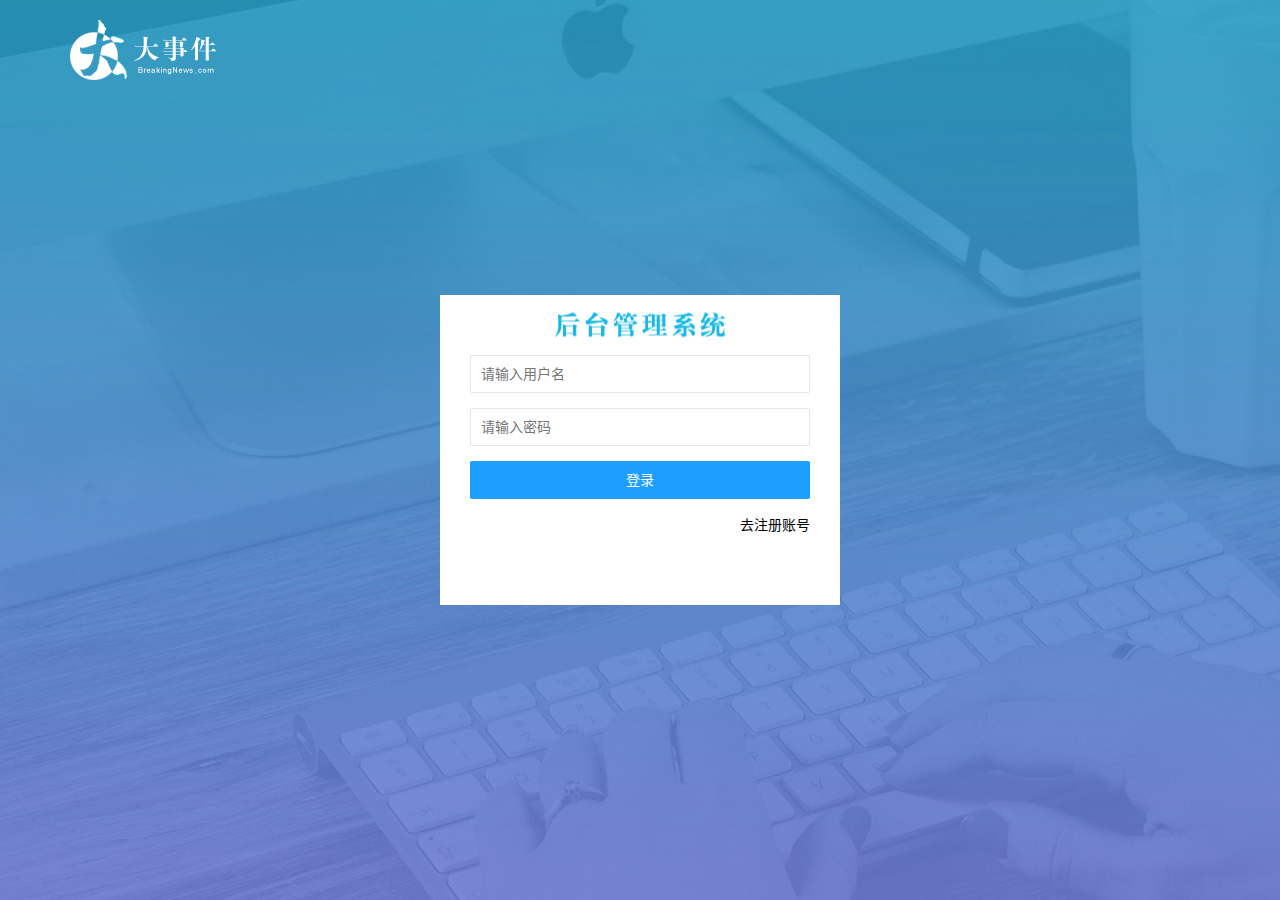
<file: denglu.html>
<!DOCTYPE html>
<html lang="zh-CN">

<head>
    <meta charset="UTF-8">
    <meta name="viewport" content="width=device-width, initial-scale=1.0">
    <title>Document</title>
    <link rel="stylesheet" href="/assets/lib/layui/css/layui.css">
    <link rel="stylesheet" href="/assets/css/denglu.css">
    <style>
    </style>
</head>

<body>
    <div class="box">
        <div class="logo layui-main">
            <img src="/assets/images/logo.png" alt="">
        </div>
        <div class="zhong">
            <div class="shang">
                <img src="/assets/images/login_title.png" alt="">
            </div>
            <form class="layui-form layui-form2" id="dl" action="">
                <div class="layui-form-item">
                    <input type="text" name="username" required lay-verify="required" placeholder="请输入用户名"
                        autocomplete="off" class="layui-input">
                </div>
                <div class="layui-form-item">
                    <input type="password" name="password" required lay-verify="required" placeholder="请输入密码"
                        autocomplete="off" class="layui-input">
                </div>
                <div class="layui-form-item ">
                    <button class="layui-btn layui-bg-blue layui-btn-fluid" lay-submit lay-filter="formDemo"
                        id="form-dl">登录</button>
                </div>
            </form>
            <form class="layui-form layui-form1" id="fzca" action="" style="display: none;">
                <div class="layui-form-item">
                    <input type="text" name="username" required lay-verify="required" placeholder="请输入用户名"
                        autocomplete="off" class="layui-input">
                </div>
                <div class="layui-form-item">
                    <input type="password" name="password" required lay-verify="required|pass" placeholder="请输入密码"
                        autocomplete="off" class="layui-input one">
                </div>
                <div class="layui-form-item">
                    <input type="password" name="repassword" required lay-verify="required|pass|yanzheng"
                        placeholder="请确认密码" autocomplete="off" class="layui-input">
                </div>
                <div class="layui-form-item ">
                    <button class="layui-btn layui-bg-blue layui-btn-fluid" lay-submit lay-filter="formDemo">注册</button>
                </div>
            </form>
            <p class="btn1">去注册账号</p>
            <p class="btn2" style="display: none;" id="link-login">去登录账号</p>
        </div>
    </div>
    <script src="/assets/lib/layui/layui.all.js"></script>
    <script src="/assets/lib/jquery.js"></script>
    <script src="/assets/js/baseAPI.js"></script>
    <script src="/assets/js/denglu.js"></script>
</body>

</html>
</file>
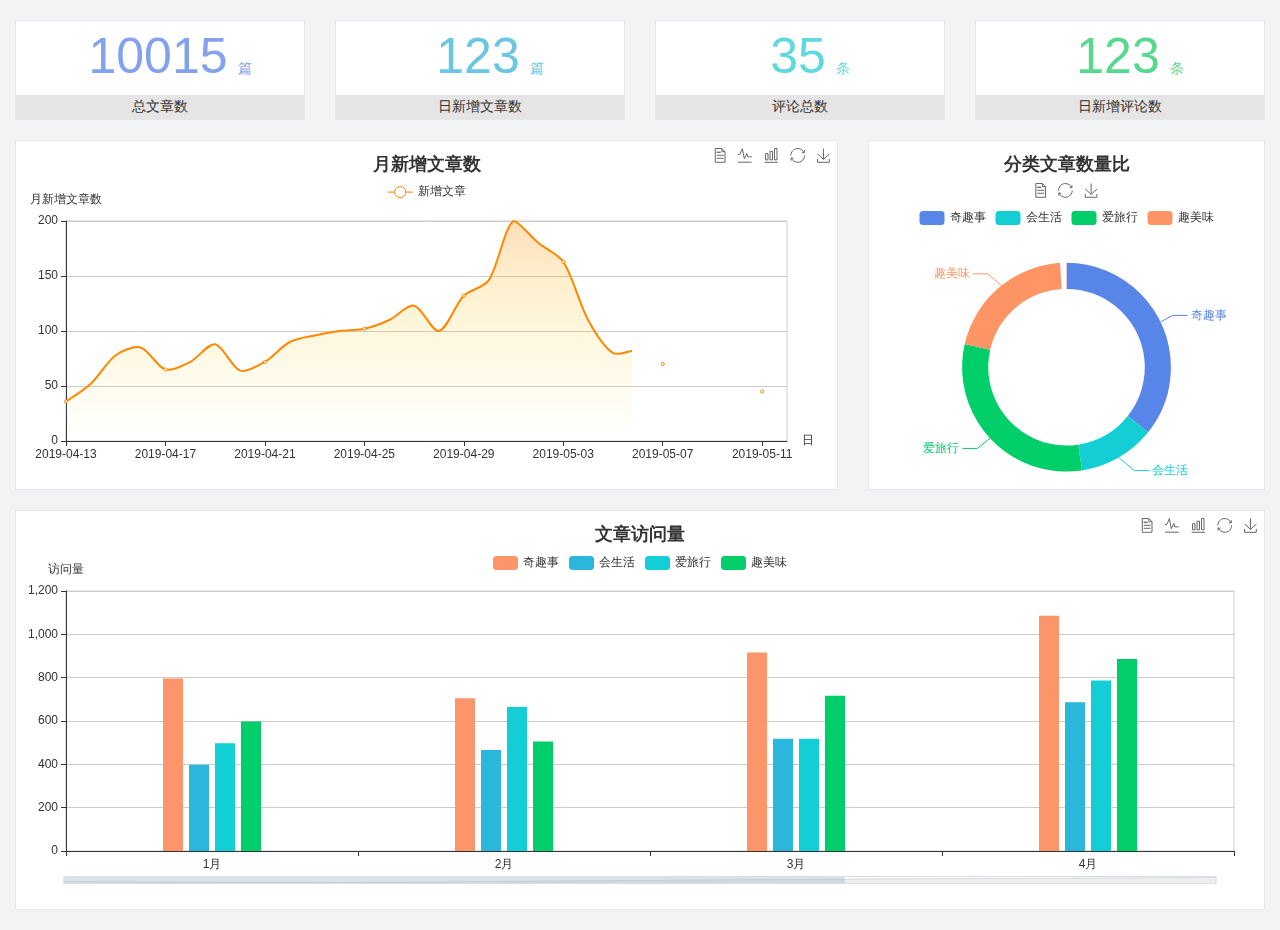
<file: home/dashboard.html>
<!DOCTYPE html>
<html lang="en">

<head>
  <meta charset="UTF-8">
  <meta name="viewport" content="width=device-width, initial-scale=1.0">
  <meta http-equiv="X-UA-Compatible" content="ie=edge">
  <title>图表统计</title>
  <link rel="stylesheet" href="../../assets/lib/bootstrap.css" />
  <link rel="stylesheet" href="../../assets/lib/main.css" />
  <script src="../../assets/lib/jquery.js"></script>
  <script type="text/javascript" src="../../assets/lib/echarts.min.js"></script>
</head>

<body>
  <div class="container-fluid">
    <div class="row spannel_list">
      <div class="col-sm-3 col-xs-6">
        <div class="spannel">
          <em>10015</em><span>篇</span>
          <b>总文章数</b>
        </div>
      </div>
      <div class="col-sm-3 col-xs-6">
        <div class="spannel scolor01">
          <em>123</em><span>篇</span>
          <b>日新增文章数</b>
        </div>
      </div>
      <div class="col-sm-3 col-xs-6">
        <div class="spannel scolor02">
          <em>35</em><span>条</span>
          <b>评论总数</b>
        </div>
      </div>
      <div class="col-sm-3 col-xs-6">
        <div class="spannel scolor03">
          <em>123</em><span>条</span>
          <b>日新增评论数</b>
        </div>
      </div>
    </div>
  </div>

  <div class="container-fluid">
    <div class="row curve-pie">
      <div class="col-lg-8 col-md-8">
        <div class="gragh_pannel" id="curve_show"></div>
      </div>
      <div class="col-lg-4 col-md-4">
        <div class="gragh_pannel" id="pie_show"></div>
      </div>
    </div>
  </div>

  <div class="container-fluid">
    <div class="column_pannel" id="column_show"></div>
  </div>

  <script>
    var oChart = echarts.init(document.getElementById('curve_show'));
    var aList_all = [
      { 'count': 36, 'date': '2019-04-13' },
      { 'count': 52, 'date': '2019-04-14' },
      { 'count': 78, 'date': '2019-04-15' },
      { 'count': 85, 'date': '2019-04-16' },
      { 'count': 65, 'date': '2019-04-17' },
      { 'count': 72, 'date': '2019-04-18' },
      { 'count': 88, 'date': '2019-04-19' },
      { 'count': 64, 'date': '2019-04-20' },
      { 'count': 72, 'date': '2019-04-21' },
      { 'count': 90, 'date': '2019-04-22' },
      { 'count': 96, 'date': '2019-04-23' },
      { 'count': 100, 'date': '2019-04-24' },
      { 'count': 102, 'date': '2019-04-25' },
      { 'count': 110, 'date': '2019-04-26' },
      { 'count': 123, 'date': '2019-04-27' },
      { 'count': 100, 'date': '2019-04-28' },
      { 'count': 132, 'date': '2019-04-29' },
      { 'count': 146, 'date': '2019-04-30' },
      { 'count': 200, 'date': '2019-05-01' },
      { 'count': 180, 'date': '2019-05-02' },
      { 'count': 163, 'date': '2019-05-03' },
      { 'count': 110, 'date': '2019-05-04' },
      { 'count': 80, 'date': '2019-05-05' },
      { 'count': 82, 'date': '2019-05-06' },
      { 'count': 70, 'date': '2019-05-07' },
      { 'count': 65, 'date': '2019-05-08' },
      { 'count': 54, 'date': '2019-05-09' },
      { 'count': 40, 'date': '2019-05-10' },
      { 'count': 45, 'date': '2019-05-11' },
      { 'count': 38, 'date': '2019-05-12' },
    ];

    let aCount = [];
    let aDate = [];

    for (var i = 0; i < aList_all.length; i++) {
      aCount.push(aList_all[i].count);
      aDate.push(aList_all[i].date);
    }

    var chartopt = {
      title: {
        text: '月新增文章数',
        left: 'center',
        top: '10'
      },
      tooltip: {
        trigger: 'axis'
      },
      legend: {
        data: ['新增文章'],
        top: '40'
      },
      toolbox: {
        show: true,
        feature: {
          mark: { show: true },
          dataView: { show: true, readOnly: false },
          magicType: { show: true, type: ['line', 'bar'] },
          restore: { show: true },
          saveAsImage: { show: true }
        }
      },
      calculable: true,
      xAxis: [
        {
          name: '日',
          type: 'category',
          boundaryGap: false,
          data: aDate
        }
      ],
      yAxis: [
        {
          name: '月新增文章数',
          type: 'value'
        }
      ],
      series: [
        {
          name: '新增文章',
          type: 'line',
          smooth: true,
          itemStyle: { normal: { areaStyle: { type: 'default' }, color: '#f80' }, lineStyle: { color: '#f80' } },
          data: aCount
        }],
      areaStyle: {
        normal: {
          color: new echarts.graphic.LinearGradient(0, 0, 0, 1, [{
            offset: 0,
            color: 'rgba(255,136,0,0.39)'
          }, {
            offset: .34,
            color: 'rgba(255,180,0,0.25)'
          }, {
            offset: 1,
            color: 'rgba(255,222,0,0.00)'
          }])

        }
      },
      grid: {
        show: true,
        x: 50,
        x2: 50,
        y: 80,
        height: 220
      }
    };

    oChart.setOption(chartopt);


    var oPie = echarts.init(document.getElementById('pie_show'));
    var oPieopt =
    {
      title: {
        top: 10,
        text: '分类文章数量比',
        x: 'center'
      },
      tooltip: {
        trigger: 'item',
        formatter: "{a} <br/>{b} : {c} ({d}%)"
      },
      color: ['#5885e8', '#13cfd5', '#00ce68', '#ff9565'],
      legend: {
        x: 'center',
        top: 65,
        data: ['奇趣事', '会生活', '爱旅行', '趣美味']
      },
      toolbox: {
        show: true,
        x: 'center',
        top: 35,
        feature: {
          mark: { show: true },
          dataView: { show: true, readOnly: false },
          magicType: {
            show: true,
            type: ['pie', 'funnel'],
            option: {
              funnel: {
                x: '25%',
                width: '50%',
                funnelAlign: 'left',
                max: 1548
              }
            }
          },
          restore: { show: true },
          saveAsImage: { show: true }
        }
      },
      calculable: true,
      series: [
        {
          name: '访问来源',
          type: 'pie',
          radius: ['45%', '60%'],
          center: ['50%', '65%'],
          data: [
            { value: 300, name: '奇趣事' },
            { value: 100, name: '会生活' },
            { value: 260, name: '爱旅行' },
            { value: 180, name: '趣美味' }
          ]
        }
      ]
    };
    oPie.setOption(oPieopt);



    var oColumn = this.echarts.init(document.getElementById('column_show'));
    var oColumnopt =
    {
      title: {
        text: '文章访问量',
        left: 'center',
        top: '10'
      },
      tooltip: {
        trigger: 'axis'
      },
      legend: {
        data: ['奇趣事', '会生活', '爱旅行', '趣美味'],
        top: '40'
      },
      toolbox: {
        show: true,
        feature: {
          mark: { show: true },
          dataView: { show: true, readOnly: false },
          magicType: { show: true, type: ['line', 'bar'] },
          restore: { show: true },
          saveAsImage: { show: true }
        }
      },
      calculable: true,
      xAxis: [
        {
          type: 'category',
          data: ['1月', '2月', '3月', '4月', '5月']
        }
      ],
      yAxis: [
        {
          name: '访问量',
          type: 'value'
        }
      ],
      series: [
        {
          name: '奇趣事',
          type: 'bar',
          barWidth: 20,
          itemStyle: {
            normal: { areaStyle: { type: 'default' }, color: '#fd956a' }
          },
          data: [800, 708, 920, 1090, 1200]
        },
        {
          name: '会生活',
          type: 'bar',
          barWidth: 20,
          itemStyle: {
            normal: { areaStyle: { type: 'default' }, color: '#2bb6db' }
          },
          data: [400, 468, 520, 690, 800]
        },
        {
          name: '爱旅行',
          type: 'bar',
          barWidth: 20,
          itemStyle: {
            normal: { areaStyle: { type: 'default' }, color: '#13cfd5' }
          },
          data: [500, 668, 520, 790, 900]
        },
        {
          name: '趣美味',
          type: 'bar',
          barWidth: 20,
          itemStyle: {
            normal: { areaStyle: { type: 'default' }, color: '#00ce68' }
          },
          data: [600, 508, 720, 890, 1000]
        }
      ],
      grid: {
        show: true,
        x: 50,
        x2: 30,
        y: 80,
        height: 260
      },
      dataZoom: [//给x轴设置滚动条
        {
          start: 0,//默认为0
          end: 100 - 1000 / 31,//默认为100
          type: 'slider',
          show: true,
          xAxisIndex: [0],
          handleSize: 0,//滑动条的 左右2个滑动条的大小
          height: 8,//组件高度
          left: 45, //左边的距离
          right: 50,//右边的距离
          bottom: 26,//右边的距离
          handleColor: '#ddd',//h滑动图标的颜色
          handleStyle: {
            borderColor: "#cacaca",
            borderWidth: "1",
            shadowBlur: 2,
            background: "#ddd",
            shadowColor: "#ddd",
          }
        }]
    };
    oColumn.setOption(oColumnopt);
  </script>
</body>

</html>
</file>
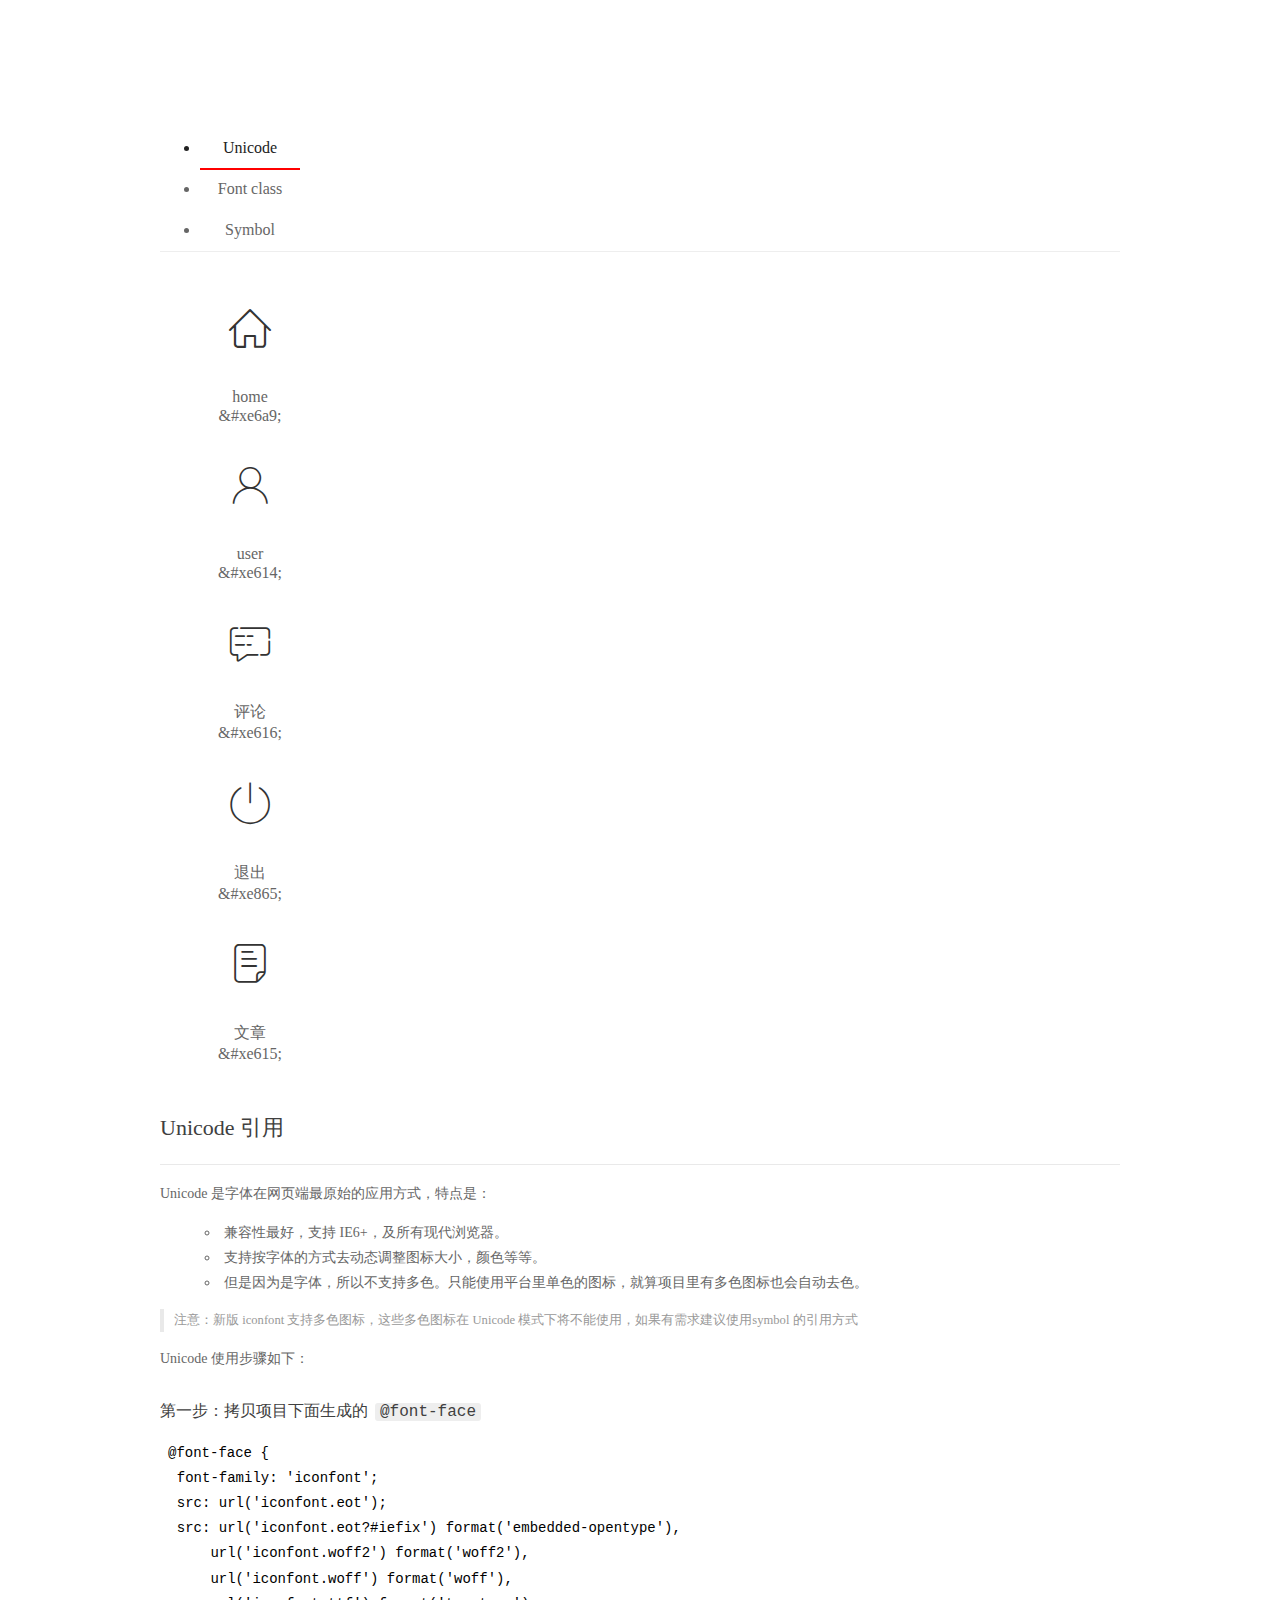
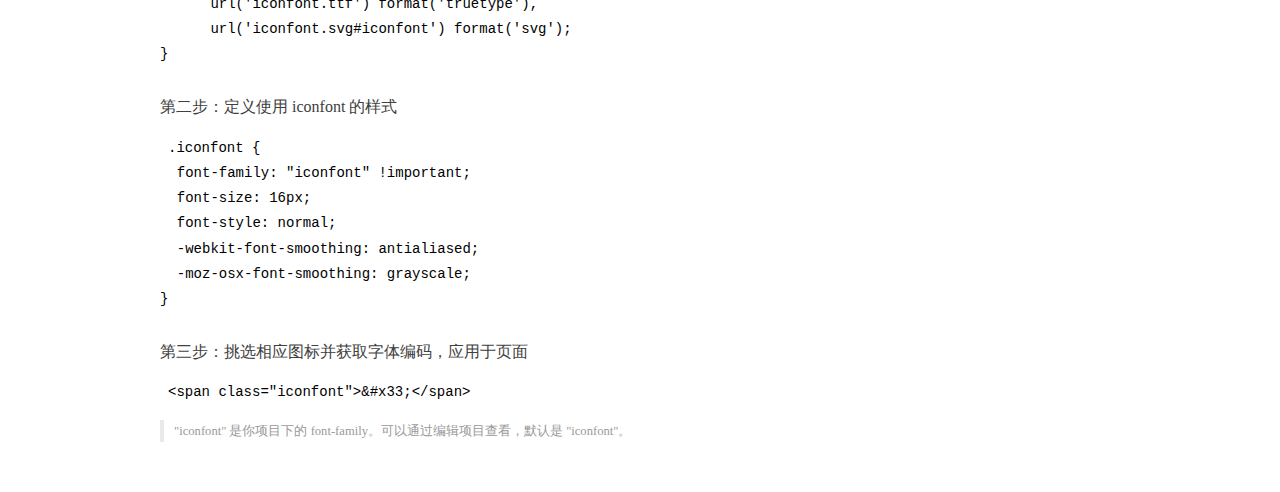
<file: assets/fonts/demo_index.html>
<!DOCTYPE html>
<html>
<head>
  <meta charset="utf-8"/>
  <title>IconFont Demo</title>
  <link rel="shortcut icon" href="https://gtms04.alicdn.com/tps/i4/TB1_oz6GVXXXXaFXpXXJDFnIXXX-64-64.ico" type="image/x-icon"/>
  <link rel="stylesheet" href="https://g.alicdn.com/thx/cube/1.3.2/cube.min.css">
  <link rel="stylesheet" href="demo.css">
  <link rel="stylesheet" href="iconfont.css">
  <script src="iconfont.js"></script>
  <!-- jQuery -->
  <script src="https://a1.alicdn.com/oss/uploads/2018/12/26/7bfddb60-08e8-11e9-9b04-53e73bb6408b.js"></script>
  <!-- 代码高亮 -->
  <script src="https://a1.alicdn.com/oss/uploads/2018/12/26/a3f714d0-08e6-11e9-8a15-ebf944d7534c.js"></script>
</head>
<body>
  <div class="main">
    <h1 class="logo"><a href="https://www.iconfont.cn/" title="iconfont 首页" target="_blank">&#xe86b;</a></h1>
    <div class="nav-tabs">
      <ul id="tabs" class="dib-box">
        <li class="dib active"><span>Unicode</span></li>
        <li class="dib"><span>Font class</span></li>
        <li class="dib"><span>Symbol</span></li>
      </ul>
      
    </div>
    <div class="tab-container">
      <div class="content unicode" style="display: block;">
          <ul class="icon_lists dib-box">
          
            <li class="dib">
              <span class="icon iconfont">&#xe6a9;</span>
                <div class="name">home</div>
                <div class="code-name">&amp;#xe6a9;</div>
              </li>
          
            <li class="dib">
              <span class="icon iconfont">&#xe614;</span>
                <div class="name">user</div>
                <div class="code-name">&amp;#xe614;</div>
              </li>
          
            <li class="dib">
              <span class="icon iconfont">&#xe616;</span>
                <div class="name">评论</div>
                <div class="code-name">&amp;#xe616;</div>
              </li>
          
            <li class="dib">
              <span class="icon iconfont">&#xe865;</span>
                <div class="name">退出</div>
                <div class="code-name">&amp;#xe865;</div>
              </li>
          
            <li class="dib">
              <span class="icon iconfont">&#xe615;</span>
                <div class="name">文章</div>
                <div class="code-name">&amp;#xe615;</div>
              </li>
          
          </ul>
          <div class="article markdown">
          <h2 id="unicode-">Unicode 引用</h2>
          <hr>

          <p>Unicode 是字体在网页端最原始的应用方式，特点是：</p>
          <ul>
            <li>兼容性最好，支持 IE6+，及所有现代浏览器。</li>
            <li>支持按字体的方式去动态调整图标大小，颜色等等。</li>
            <li>但是因为是字体，所以不支持多色。只能使用平台里单色的图标，就算项目里有多色图标也会自动去色。</li>
          </ul>
          <blockquote>
            <p>注意：新版 iconfont 支持多色图标，这些多色图标在 Unicode 模式下将不能使用，如果有需求建议使用symbol 的引用方式</p>
          </blockquote>
          <p>Unicode 使用步骤如下：</p>
          <h3 id="-font-face">第一步：拷贝项目下面生成的 <code>@font-face</code></h3>
<pre><code class="language-css"
>@font-face {
  font-family: 'iconfont';
  src: url('iconfont.eot');
  src: url('iconfont.eot?#iefix') format('embedded-opentype'),
      url('iconfont.woff2') format('woff2'),
      url('iconfont.woff') format('woff'),
      url('iconfont.ttf') format('truetype'),
      url('iconfont.svg#iconfont') format('svg');
}
</code></pre>
          <h3 id="-iconfont-">第二步：定义使用 iconfont 的样式</h3>
<pre><code class="language-css"
>.iconfont {
  font-family: "iconfont" !important;
  font-size: 16px;
  font-style: normal;
  -webkit-font-smoothing: antialiased;
  -moz-osx-font-smoothing: grayscale;
}
</code></pre>
          <h3 id="-">第三步：挑选相应图标并获取字体编码，应用于页面</h3>
<pre>
<code class="language-html"
>&lt;span class="iconfont"&gt;&amp;#x33;&lt;/span&gt;
</code></pre>
          <blockquote>
            <p>"iconfont" 是你项目下的 font-family。可以通过编辑项目查看，默认是 "iconfont"。</p>
          </blockquote>
          </div>
      </div>
      <div class="content font-class">
        <ul class="icon_lists dib-box">
          
          <li class="dib">
            <span class="icon iconfont icon-home"></span>
            <div class="name">
              home
            </div>
            <div class="code-name">.icon-home
            </div>
          </li>
          
          <li class="dib">
            <span class="icon iconfont icon-user"></span>
            <div class="name">
              user
            </div>
            <div class="code-name">.icon-user
            </div>
          </li>
          
          <li class="dib">
            <span class="icon iconfont icon-pinglun"></span>
            <div class="name">
              评论
            </div>
            <div class="code-name">.icon-pinglun
            </div>
          </li>
          
          <li class="dib">
            <span class="icon iconfont icon-tuichu"></span>
            <div class="name">
              退出
            </div>
            <div class="code-name">.icon-tuichu
            </div>
          </li>
          
          <li class="dib">
            <span class="icon iconfont icon-16"></span>
            <div class="name">
              文章
            </div>
            <div class="code-name">.icon-16
            </div>
          </li>
          
        </ul>
        <div class="article markdown">
        <h2 id="font-class-">font-class 引用</h2>
        <hr>

        <p>font-class 是 Unicode 使用方式的一种变种，主要是解决 Unicode 书写不直观，语意不明确的问题。</p>
        <p>与 Unicode 使用方式相比，具有如下特点：</p>
        <ul>
          <li>兼容性良好，支持 IE8+，及所有现代浏览器。</li>
          <li>相比于 Unicode 语意明确，书写更直观。可以很容易分辨这个 icon 是什么。</li>
          <li>因为使用 class 来定义图标，所以当要替换图标时，只需要修改 class 里面的 Unicode 引用。</li>
          <li>不过因为本质上还是使用的字体，所以多色图标还是不支持的。</li>
        </ul>
        <p>使用步骤如下：</p>
        <h3 id="-fontclass-">第一步：引入项目下面生成的 fontclass 代码：</h3>
<pre><code class="language-html">&lt;link rel="stylesheet" href="./iconfont.css"&gt;
</code></pre>
        <h3 id="-">第二步：挑选相应图标并获取类名，应用于页面：</h3>
<pre><code class="language-html">&lt;span class="iconfont icon-xxx"&gt;&lt;/span&gt;
</code></pre>
        <blockquote>
          <p>"
            iconfont" 是你项目下的 font-family。可以通过编辑项目查看，默认是 "iconfont"。</p>
        </blockquote>
      </div>
      </div>
      <div class="content symbol">
          <ul class="icon_lists dib-box">
          
            <li class="dib">
                <svg class="icon svg-icon" aria-hidden="true">
                  <use xlink:href="#icon-home"></use>
                </svg>
                <div class="name">home</div>
                <div class="code-name">#icon-home</div>
            </li>
          
            <li class="dib">
                <svg class="icon svg-icon" aria-hidden="true">
                  <use xlink:href="#icon-user"></use>
                </svg>
                <div class="name">user</div>
                <div class="code-name">#icon-user</div>
            </li>
          
            <li class="dib">
                <svg class="icon svg-icon" aria-hidden="true">
                  <use xlink:href="#icon-pinglun"></use>
                </svg>
                <div class="name">评论</div>
                <div class="code-name">#icon-pinglun</div>
            </li>
          
            <li class="dib">
                <svg class="icon svg-icon" aria-hidden="true">
                  <use xlink:href="#icon-tuichu"></use>
                </svg>
                <div class="name">退出</div>
                <div class="code-name">#icon-tuichu</div>
            </li>
          
            <li class="dib">
                <svg class="icon svg-icon" aria-hidden="true">
                  <use xlink:href="#icon-16"></use>
                </svg>
                <div class="name">文章</div>
                <div class="code-name">#icon-16</div>
            </li>
          
          </ul>
          <div class="article markdown">
          <h2 id="symbol-">Symbol 引用</h2>
          <hr>

          <p>这是一种全新的使用方式，应该说这才是未来的主流，也是平台目前推荐的用法。相关介绍可以参考这篇<a href="">文章</a>
            这种用法其实是做了一个 SVG 的集合，与另外两种相比具有如下特点：</p>
          <ul>
            <li>支持多色图标了，不再受单色限制。</li>
            <li>通过一些技巧，支持像字体那样，通过 <code>font-size</code>, <code>color</code> 来调整样式。</li>
            <li>兼容性较差，支持 IE9+，及现代浏览器。</li>
            <li>浏览器渲染 SVG 的性能一般，还不如 png。</li>
          </ul>
          <p>使用步骤如下：</p>
          <h3 id="-symbol-">第一步：引入项目下面生成的 symbol 代码：</h3>
<pre><code class="language-html">&lt;script src="./iconfont.js"&gt;&lt;/script&gt;
</code></pre>
          <h3 id="-css-">第二步：加入通用 CSS 代码（引入一次就行）：</h3>
<pre><code class="language-html">&lt;style&gt;
.icon {
  width: 1em;
  height: 1em;
  vertical-align: -0.15em;
  fill: currentColor;
  overflow: hidden;
}
&lt;/style&gt;
</code></pre>
          <h3 id="-">第三步：挑选相应图标并获取类名，应用于页面：</h3>
<pre><code class="language-html">&lt;svg class="icon" aria-hidden="true"&gt;
  &lt;use xlink:href="#icon-xxx"&gt;&lt;/use&gt;
&lt;/svg&gt;
</code></pre>
          </div>
      </div>

    </div>
  </div>
  <script>
  $(document).ready(function () {
      $('.tab-container .content:first').show()

      $('#tabs li').click(function (e) {
        var tabContent = $('.tab-container .content')
        var index = $(this).index()

        if ($(this).hasClass('active')) {
          return
        } else {
          $('#tabs li').removeClass('active')
          $(this).addClass('active')

          tabContent.hide().eq(index).fadeIn()
        }
      })
    })
  </script>
</body>
</html>
</file>
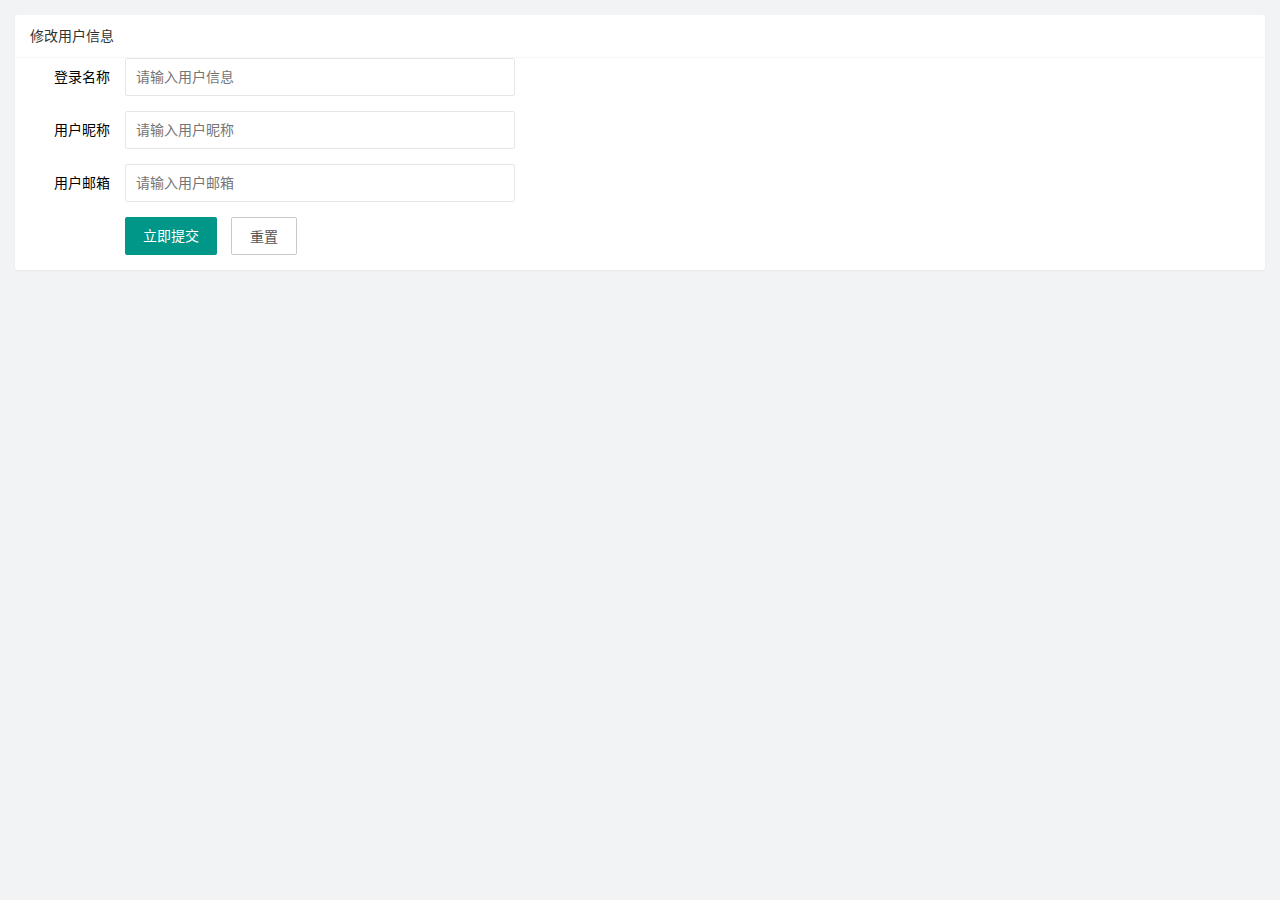
<file: assets/gerenzhongxin/jibenziliao.html>
<!DOCTYPE html>
<html lang="zh-CN">

<head>
    <meta charset="UTF-8">
    <meta name="viewport" content="width=device-width, initial-scale=1.0">
    <title>Document</title>
    <link rel="stylesheet" href="/assets/lib/layui/css/layui.css">
    <link rel="stylesheet" href="/assets/gerenzhongxin/jibenziliao.css">
</head>

<body>
    <div class="layui-card">
        <div class="layui-card-header">修改用户信息</div>
        <form class="layui-form" action="" lay-filter="a" id="btn">
            <input type="hidden" name="id" />
            <div class="layui-form-item">
                <label class="layui-form-label">登录名称</label>
                <div class="layui-input-block">
                    <input type="text" name="username" required lay-verify="required" placeholder="请输入用户信息"
                        autocomplete="off" class="layui-input" readonly>
                </div>
            </div>
            <div class="layui-form-item">
                <label class="layui-form-label">用户昵称</label>
                <div class="layui-input-block">
                    <input type="text" name="nickname" required lay-verify="required|username" placeholder="请输入用户昵称"
                        autocomplete="off" class="layui-input">
                </div>
            </div>
            <div class="layui-form-item">
                <label class="layui-form-label">用户邮箱</label>
                <div class="layui-input-block">
                    <input type="text" name="email" required lay-verify="required|email" placeholder="请输入用户邮箱"
                        autocomplete="off" class="layui-input">
                </div>
            </div>
            <div class="layui-form-item">
                <div class="layui-input-block">
                    <button class="layui-btn" lay-submit lay-filter="formDemo">立即提交</button>
                    <button type="reset" class="layui-btn layui-btn-primary" id="btnReset">重置</button>
                </div>
            </div>
        </form>
    </div>
    <script src="/assets/lib/layui/layui.all.js"></script>
    <script src="/assets/lib/jquery.js"></script>
    <script src="/assets/js/baseAPI.js"></script>
    <script src="/assets/js/index.js"></script>
    <script src="/assets/gerenzhongxin/jibenziliao.js"></script>
</body>

</html>
</file>
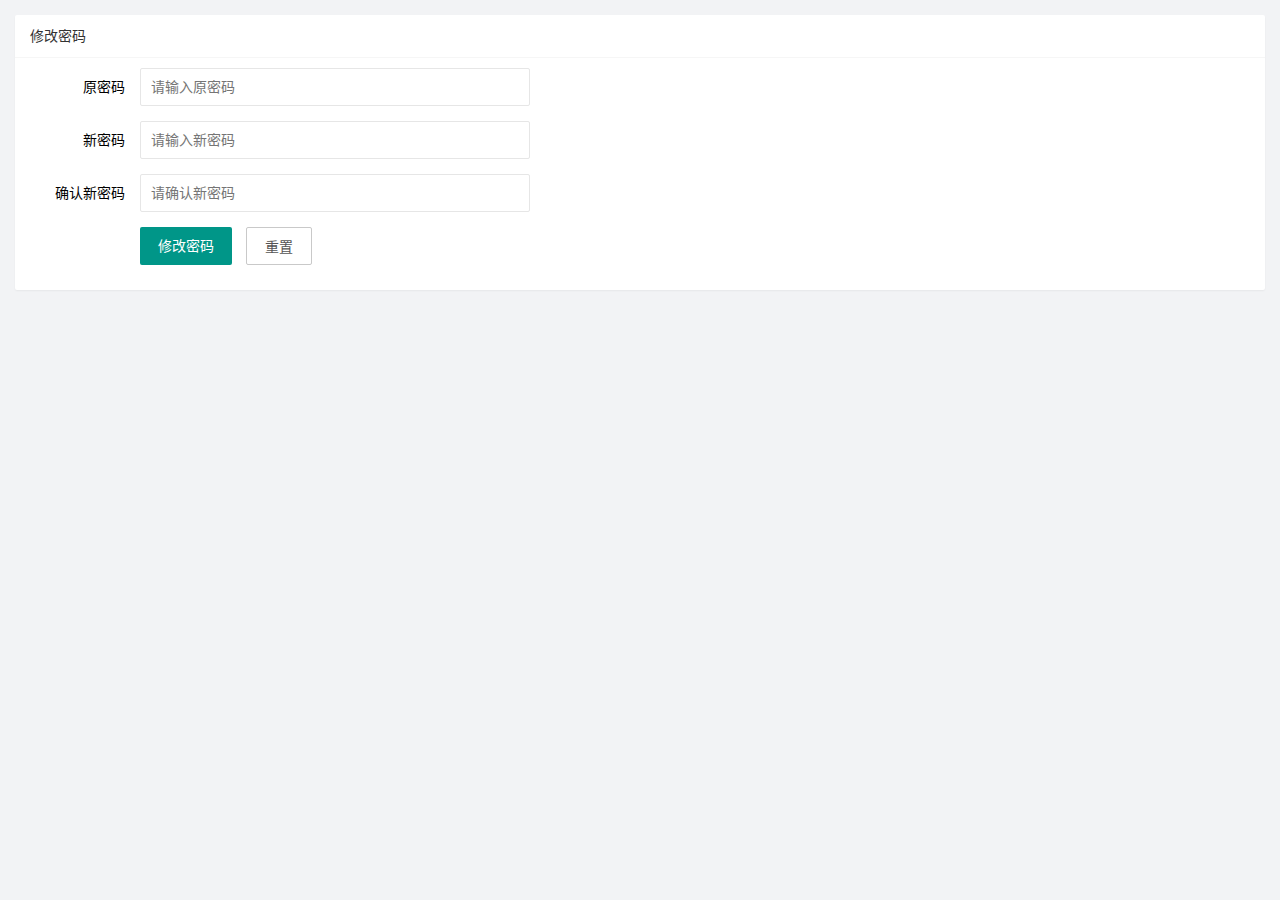
<file: assets/gerenzhongxin/chongzhi/chongzhi.html>
<!DOCTYPE html>
<html lang="zh-CN">

<head>
    <meta charset="UTF-8">
    <meta name="viewport" content="width=device-width, initial-scale=1.0">
    <title>Document</title>
    <link rel="stylesheet" href="/assets/lib/layui/css/layui.css">
    <link rel="stylesheet" href="/assets/gerenzhongxin/chongzhi/chongzhi.css">
</head>

<body>
    <div class="layui-card">
        <div class="layui-card-header">修改密码</div>
        <div class="layui-card-body">
            <!-- form 区域 -->
            <form class="layui-form" action="" id="on">
                <!-- 第一行 -->
                <div class="layui-form-item">
                    <label class="layui-form-label">原密码</label>
                    <div class="layui-input-block">
                        <input type="password" name="oldPwd" required lay-verify="required|pass" placeholder="请输入原密码"
                            autocomplete="off" class="layui-input">
                    </div>
                </div>
                <!-- 第二行 -->
                <div class="layui-form-item">
                    <label class="layui-form-label">新密码</label>
                    <div class="layui-input-block">
                        <input type="password" name="newPwd" required lay-verify="required|pass|newpass"
                            placeholder="请输入新密码" autocomplete="off" class="layui-input">
                    </div>
                </div>
                <!-- 第三行 -->
                <div class="layui-form-item">
                    <label class="layui-form-label">确认新密码</label>
                    <div class="layui-input-block">
                        <input type="password" name="rePwd" required lay-verify="required|pass|newtwo|newpass"
                            placeholder="请确认新密码" autocomplete="off" class="layui-input">
                    </div>
                </div>
                <!-- 第四行 -->
                <div class="layui-form-item">
                    <div class="layui-input-block">
                        <button class="layui-btn" lay-submit lay-filter="formDemo">修改密码</button>
                        <button type="reset" class="layui-btn layui-btn-primary" id="form">重置</button>
                    </div>
                </div>
            </form>
        </div>
    </div>
    <script src="/assets/lib/layui/layui.all.js"></script>
    <script src="/assets/lib/jquery.js"></script>
    <script src="/assets/js/baseAPI.js"></script>
    <script src="/assets/gerenzhongxin/chongzhi/chongzhi.js"></script>
</body>

</html>
</file>
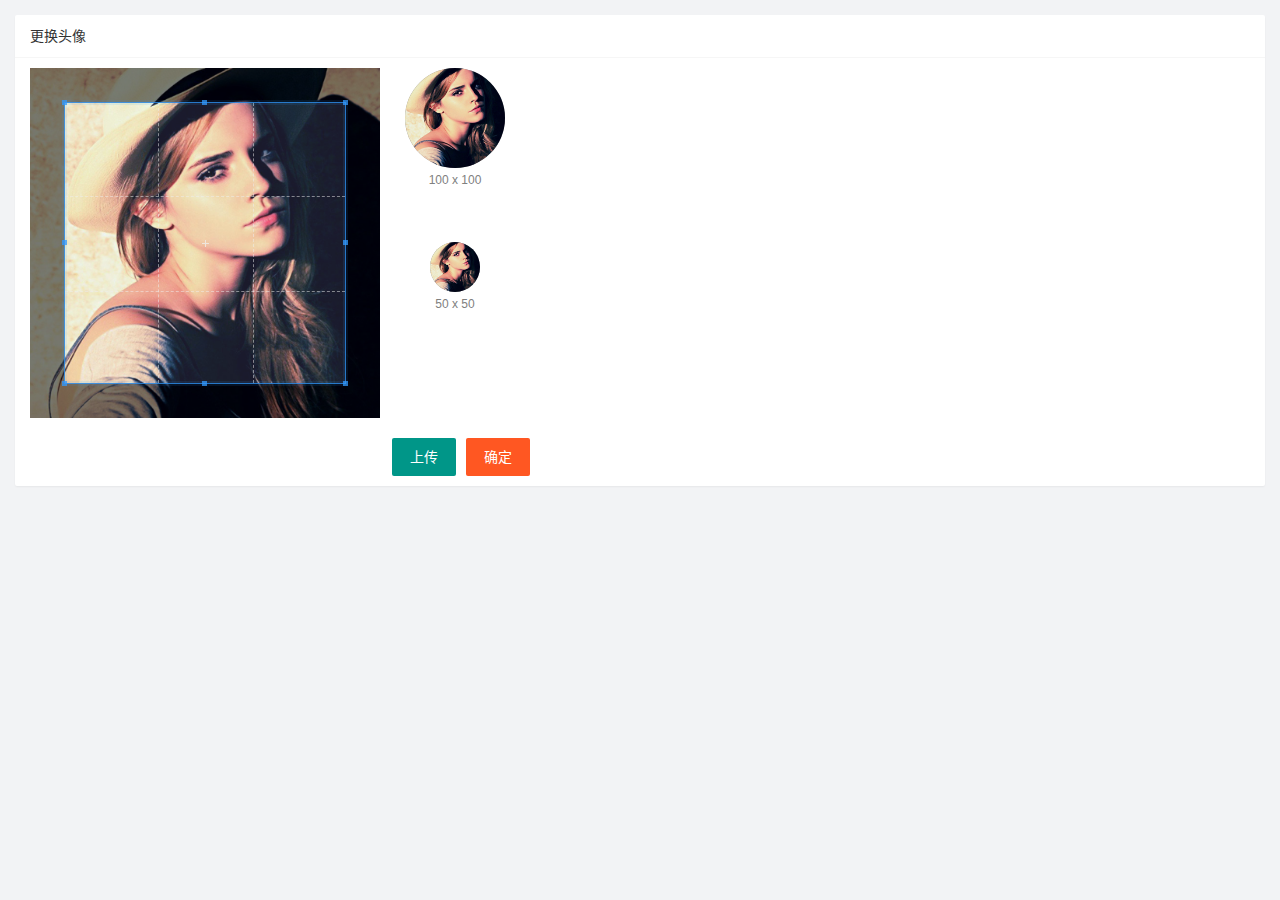
<file: assets/gerenzhongxin/genghuantouxiang/genghuantouxiang.html>
<!DOCTYPE html>
<html lang="zh-CN">

<head>
    <meta charset="UTF-8">
    <meta name="viewport" content="width=device-width, initial-scale=1.0">
    <title>Document</title>
    <link rel="stylesheet" href="/assets/lib/cropper/cropper.css">
    <link rel="stylesheet" href="/assets/lib/layui/css/layui.css">
    <link rel="stylesheet" href="/assets/gerenzhongxin/genghuantouxiang/genghuantouxiang.css">
</head>

<body>

    <div class="layui-card">
        <div class="layui-card-header">更换头像</div>
        <div class="layui-card-body">
            <!-- 第一行的图片裁剪和预览区域 -->
            <div class="row1">
                <!-- 图片裁剪区域 -->
                <div class="cropper-box">
                    <!-- 这个 img 标签很重要，将来会把它初始化为裁剪区域 -->
                    <img id="image" src="/assets/images/sample.jpg" />
                </div>
                <!-- 图片的预览区域 -->
                <div class="preview-box">
                    <div>
                        <!-- 宽高为 100px 的预览区域 -->
                        <div class="img-preview w100"></div>
                        <p class="size">100 x 100</p>
                    </div>
                    <div>
                        <!-- 宽高为 50px 的预览区域 -->
                        <div class="img-preview w50"></div>
                        <p class="size">50 x 50</p>
                    </div>
                </div>
            </div>

            <!-- 第二行的按钮区域 -->
            <div class="row2">
                <!-- 通过 accept 来限制选择文件的类型 -->
                <input type="file" id="file" accept="image/jpeg,image/png,image/gif" />
                <button type="button" class="layui-btn" id="btnChooseImage">上传</button>
                <button type="button" class="layui-btn layui-btn-danger" id="upload">确定</button>
            </div>
        </div>
    </div>
    <script src="/assets/lib/jquery.js"></script>
    <script src="/assets/lib/cropper/Cropper.js"></script>
    <script src="/assets/lib/cropper/jquery-cropper.js"></script>
    <script src="/assets/lib/layui/layui.all.js"></script>
    <script src="/assets/js/baseAPI.js"></script>
    <script src="/assets/gerenzhongxin/genghuantouxiang/genghuantouxiang.js"></script>
</body>

</html>
</file>
<file: assets/lib/layui/css/layui.css>
/** layui-v2.5.5 MIT License By https://www.layui.com */
 .layui-inline,img{display:inline-block;vertical-align:middle}h1,h2,h3,h4,h5,h6{font-weight:400}.layui-edge,.layui-header,.layui-inline,.layui-main{position:relative}.layui-body,.layui-edge,.layui-elip{overflow:hidden}.layui-btn,.layui-edge,.layui-inline,img{vertical-align:middle}.layui-btn,.layui-disabled,.layui-icon,.layui-unselect{-moz-user-select:none;-webkit-user-select:none;-ms-user-select:none}.layui-elip,.layui-form-checkbox span,.layui-form-pane .layui-form-label{text-overflow:ellipsis;white-space:nowrap}.layui-breadcrumb,.layui-tree-btnGroup{visibility:hidden}blockquote,body,button,dd,div,dl,dt,form,h1,h2,h3,h4,h5,h6,input,li,ol,p,pre,td,textarea,th,ul{margin:0;padding:0;-webkit-tap-highlight-color:rgba(0,0,0,0)}a:active,a:hover{outline:0}img{border:none}li{list-style:none}table{border-collapse:collapse;border-spacing:0}h4,h5,h6{font-size:100%}button,input,optgroup,option,select,textarea{font-family:inherit;font-size:inherit;font-style:inherit;font-weight:inherit;outline:0}pre{white-space:pre-wrap;white-space:-moz-pre-wrap;white-space:-pre-wrap;white-space:-o-pre-wrap;word-wrap:break-word}body{line-height:24px;font:14px Helvetica Neue,Helvetica,PingFang SC,Tahoma,Arial,sans-serif}hr{height:1px;margin:10px 0;border:0;clear:both}a{color:#333;text-decoration:none}a:hover{color:#777}a cite{font-style:normal;*cursor:pointer}.layui-border-box,.layui-border-box *{box-sizing:border-box}.layui-box,.layui-box *{box-sizing:content-box}.layui-clear{clear:both;*zoom:1}.layui-clear:after{content:'\20';clear:both;*zoom:1;display:block;height:0}.layui-inline{*display:inline;*zoom:1}.layui-edge{display:inline-block;width:0;height:0;border-width:6px;border-style:dashed;border-color:transparent}.layui-edge-top{top:-4px;border-bottom-color:#999;border-bottom-style:solid}.layui-edge-right{border-left-color:#999;border-left-style:solid}.layui-edge-bottom{top:2px;border-top-color:#999;border-top-style:solid}.layui-edge-left{border-right-color:#999;border-right-style:solid}.layui-disabled,.layui-disabled:hover{color:#d2d2d2!important;cursor:not-allowed!important}.layui-circle{border-radius:100%}.layui-show{display:block!important}.layui-hide{display:none!important}@font-face{font-family:layui-icon;src:url(../font/iconfont.eot?v=250);src:url(../font/iconfont.eot?v=250#iefix) format('embedded-opentype'),url(../font/iconfont.woff2?v=250) format('woff2'),url(../font/iconfont.woff?v=250) format('woff'),url(../font/iconfont.ttf?v=250) format('truetype'),url(../font/iconfont.svg?v=250#layui-icon) format('svg')}.layui-icon{font-family:layui-icon!important;font-size:16px;font-style:normal;-webkit-font-smoothing:antialiased;-moz-osx-font-smoothing:grayscale}.layui-icon-reply-fill:before{content:"\e611"}.layui-icon-set-fill:before{content:"\e614"}.layui-icon-menu-fill:before{content:"\e60f"}.layui-icon-search:before{content:"\e615"}.layui-icon-share:before{content:"\e641"}.layui-icon-set-sm:before{content:"\e620"}.layui-icon-engine:before{content:"\e628"}.layui-icon-close:before{content:"\1006"}.layui-icon-close-fill:before{content:"\1007"}.layui-icon-chart-screen:before{content:"\e629"}.layui-icon-star:before{content:"\e600"}.layui-icon-circle-dot:before{content:"\e617"}.layui-icon-chat:before{content:"\e606"}.layui-icon-release:before{content:"\e609"}.layui-icon-list:before{content:"\e60a"}.layui-icon-chart:before{content:"\e62c"}.layui-icon-ok-circle:before{content:"\1005"}.layui-icon-layim-theme:before{content:"\e61b"}.layui-icon-table:before{content:"\e62d"}.layui-icon-right:before{content:"\e602"}.layui-icon-left:before{content:"\e603"}.layui-icon-cart-simple:before{content:"\e698"}.layui-icon-face-cry:before{content:"\e69c"}.layui-icon-face-smile:before{content:"\e6af"}.layui-icon-survey:before{content:"\e6b2"}.layui-icon-tree:before{content:"\e62e"}.layui-icon-upload-circle:before{content:"\e62f"}.layui-icon-add-circle:before{content:"\e61f"}.layui-icon-download-circle:before{content:"\e601"}.layui-icon-templeate-1:before{content:"\e630"}.layui-icon-util:before{content:"\e631"}.layui-icon-face-surprised:before{content:"\e664"}.layui-icon-edit:before{content:"\e642"}.layui-icon-speaker:before{content:"\e645"}.layui-icon-down:before{content:"\e61a"}.layui-icon-file:before{content:"\e621"}.layui-icon-layouts:before{content:"\e632"}.layui-icon-rate-half:before{content:"\e6c9"}.layui-icon-add-circle-fine:before{content:"\e608"}.layui-icon-prev-circle:before{content:"\e633"}.layui-icon-read:before{content:"\e705"}.layui-icon-404:before{content:"\e61c"}.layui-icon-carousel:before{content:"\e634"}.layui-icon-help:before{content:"\e607"}.layui-icon-code-circle:before{content:"\e635"}.layui-icon-water:before{content:"\e636"}.layui-icon-username:before{content:"\e66f"}.layui-icon-find-fill:before{content:"\e670"}.layui-icon-about:before{content:"\e60b"}.layui-icon-location:before{content:"\e715"}.layui-icon-up:before{content:"\e619"}.layui-icon-pause:before{content:"\e651"}.layui-icon-date:before{content:"\e637"}.layui-icon-layim-uploadfile:before{content:"\e61d"}.layui-icon-delete:before{content:"\e640"}.layui-icon-play:before{content:"\e652"}.layui-icon-top:before{content:"\e604"}.layui-icon-friends:before{content:"\e612"}.layui-icon-refresh-3:before{content:"\e9aa"}.layui-icon-ok:before{content:"\e605"}.layui-icon-layer:before{content:"\e638"}.layui-icon-face-smile-fine:before{content:"\e60c"}.layui-icon-dollar:before{content:"\e659"}.layui-icon-group:before{content:"\e613"}.layui-icon-layim-download:before{content:"\e61e"}.layui-icon-picture-fine:before{content:"\e60d"}.layui-icon-link:before{content:"\e64c"}.layui-icon-diamond:before{content:"\e735"}.layui-icon-log:before{content:"\e60e"}.layui-icon-rate-solid:before{content:"\e67a"}.layui-icon-fonts-del:before{content:"\e64f"}.layui-icon-unlink:before{content:"\e64d"}.layui-icon-fonts-clear:before{content:"\e639"}.layui-icon-triangle-r:before{content:"\e623"}.layui-icon-circle:before{content:"\e63f"}.layui-icon-radio:before{content:"\e643"}.layui-icon-align-center:before{content:"\e647"}.layui-icon-align-right:before{content:"\e648"}.layui-icon-align-left:before{content:"\e649"}.layui-icon-loading-1:before{content:"\e63e"}.layui-icon-return:before{content:"\e65c"}.layui-icon-fonts-strong:before{content:"\e62b"}.layui-icon-upload:before{content:"\e67c"}.layui-icon-dialogue:before{content:"\e63a"}.layui-icon-video:before{content:"\e6ed"}.layui-icon-headset:before{content:"\e6fc"}.layui-icon-cellphone-fine:before{content:"\e63b"}.layui-icon-add-1:before{content:"\e654"}.layui-icon-face-smile-b:before{content:"\e650"}.layui-icon-fonts-html:before{content:"\e64b"}.layui-icon-form:before{content:"\e63c"}.layui-icon-cart:before{content:"\e657"}.layui-icon-camera-fill:before{content:"\e65d"}.layui-icon-tabs:before{content:"\e62a"}.layui-icon-fonts-code:before{content:"\e64e"}.layui-icon-fire:before{content:"\e756"}.layui-icon-set:before{content:"\e716"}.layui-icon-fonts-u:before{content:"\e646"}.layui-icon-triangle-d:before{content:"\e625"}.layui-icon-tips:before{content:"\e702"}.layui-icon-picture:before{content:"\e64a"}.layui-icon-more-vertical:before{content:"\e671"}.layui-icon-flag:before{content:"\e66c"}.layui-icon-loading:before{content:"\e63d"}.layui-icon-fonts-i:before{content:"\e644"}.layui-icon-refresh-1:before{content:"\e666"}.layui-icon-rmb:before{content:"\e65e"}.layui-icon-home:before{content:"\e68e"}.layui-icon-user:before{content:"\e770"}.layui-icon-notice:before{content:"\e667"}.layui-icon-login-weibo:before{content:"\e675"}.layui-icon-voice:before{content:"\e688"}.layui-icon-upload-drag:before{content:"\e681"}.layui-icon-login-qq:before{content:"\e676"}.layui-icon-snowflake:before{content:"\e6b1"}.layui-icon-file-b:before{content:"\e655"}.layui-icon-template:before{content:"\e663"}.layui-icon-auz:before{content:"\e672"}.layui-icon-console:before{content:"\e665"}.layui-icon-app:before{content:"\e653"}.layui-icon-prev:before{content:"\e65a"}.layui-icon-website:before{content:"\e7ae"}.layui-icon-next:before{content:"\e65b"}.layui-icon-component:before{content:"\e857"}.layui-icon-more:before{content:"\e65f"}.layui-icon-login-wechat:before{content:"\e677"}.layui-icon-shrink-right:before{content:"\e668"}.layui-icon-spread-left:before{content:"\e66b"}.layui-icon-camera:before{content:"\e660"}.layui-icon-note:before{content:"\e66e"}.layui-icon-refresh:before{content:"\e669"}.layui-icon-female:before{content:"\e661"}.layui-icon-male:before{content:"\e662"}.layui-icon-password:before{content:"\e673"}.layui-icon-senior:before{content:"\e674"}.layui-icon-theme:before{content:"\e66a"}.layui-icon-tread:before{content:"\e6c5"}.layui-icon-praise:before{content:"\e6c6"}.layui-icon-star-fill:before{content:"\e658"}.layui-icon-rate:before{content:"\e67b"}.layui-icon-template-1:before{content:"\e656"}.layui-icon-vercode:before{content:"\e679"}.layui-icon-cellphone:before{content:"\e678"}.layui-icon-screen-full:before{content:"\e622"}.layui-icon-screen-restore:before{content:"\e758"}.layui-icon-cols:before{content:"\e610"}.layui-icon-export:before{content:"\e67d"}.layui-icon-print:before{content:"\e66d"}.layui-icon-slider:before{content:"\e714"}.layui-icon-addition:before{content:"\e624"}.layui-icon-subtraction:before{content:"\e67e"}.layui-icon-service:before{content:"\e626"}.layui-icon-transfer:before{content:"\e691"}.layui-main{width:1140px;margin:0 auto}.layui-header{z-index:1000;height:60px}.layui-header a:hover{transition:all .5s;-webkit-transition:all .5s}.layui-side{position:fixed;left:0;top:0;bottom:0;z-index:999;width:200px;overflow-x:hidden}.layui-side-scroll{position:relative;width:220px;height:100%;overflow-x:hidden}.layui-body{position:absolute;left:200px;right:0;top:0;bottom:0;z-index:998;width:auto;overflow-y:auto;box-sizing:border-box}.layui-layout-body{overflow:hidden}.layui-layout-admin .layui-header{background-color:#23262E}.layui-layout-admin .layui-side{top:60px;width:200px;overflow-x:hidden}.layui-layout-admin .layui-body{position:fixed;top:60px;bottom:44px}.layui-layout-admin .layui-main{width:auto;margin:0 15px}.layui-layout-admin .layui-footer{position:fixed;left:200px;right:0;bottom:0;height:44px;line-height:44px;padding:0 15px;background-color:#eee}.layui-layout-admin .layui-logo{position:absolute;left:0;top:0;width:200px;height:100%;line-height:60px;text-align:center;color:#009688;font-size:16px}.layui-layout-admin .layui-header .layui-nav{background:0 0}.layui-layout-left{position:absolute!important;left:200px;top:0}.layui-layout-right{position:absolute!important;right:0;top:0}.layui-container{position:relative;margin:0 auto;padding:0 15px;box-sizing:border-box}.layui-fluid{position:relative;margin:0 auto;padding:0 15px}.layui-row:after,.layui-row:before{content:'';display:block;clear:both}.layui-col-lg1,.layui-col-lg10,.layui-col-lg11,.layui-col-lg12,.layui-col-lg2,.layui-col-lg3,.layui-col-lg4,.layui-col-lg5,.layui-col-lg6,.layui-col-lg7,.layui-col-lg8,.layui-col-lg9,.layui-col-md1,.layui-col-md10,.layui-col-md11,.layui-col-md12,.layui-col-md2,.layui-col-md3,.layui-col-md4,.layui-col-md5,.layui-col-md6,.layui-col-md7,.layui-col-md8,.layui-col-md9,.layui-col-sm1,.layui-col-sm10,.layui-col-sm11,.layui-col-sm12,.layui-col-sm2,.layui-col-sm3,.layui-col-sm4,.layui-col-sm5,.layui-col-sm6,.layui-col-sm7,.layui-col-sm8,.layui-col-sm9,.layui-col-xs1,.layui-col-xs10,.layui-col-xs11,.layui-col-xs12,.layui-col-xs2,.layui-col-xs3,.layui-col-xs4,.layui-col-xs5,.layui-col-xs6,.layui-col-xs7,.layui-col-xs8,.layui-col-xs9{position:relative;display:block;box-sizing:border-box}.layui-col-xs1,.layui-col-xs10,.layui-col-xs11,.layui-col-xs12,.layui-col-xs2,.layui-col-xs3,.layui-col-xs4,.layui-col-xs5,.layui-col-xs6,.layui-col-xs7,.layui-col-xs8,.layui-col-xs9{float:left}.layui-col-xs1{width:8.33333333%}.layui-col-xs2{width:16.66666667%}.layui-col-xs3{width:25%}.layui-col-xs4{width:33.33333333%}.layui-col-xs5{width:41.66666667%}.layui-col-xs6{width:50%}.layui-col-xs7{width:58.33333333%}.layui-col-xs8{width:66.66666667%}.layui-col-xs9{width:75%}.layui-col-xs10{width:83.33333333%}.layui-col-xs11{width:91.66666667%}.layui-col-xs12{width:100%}.layui-col-xs-offset1{margin-left:8.33333333%}.layui-col-xs-offset2{margin-left:16.66666667%}.layui-col-xs-offset3{margin-left:25%}.layui-col-xs-offset4{margin-left:33.33333333%}.layui-col-xs-offset5{margin-left:41.66666667%}.layui-col-xs-offset6{margin-left:50%}.layui-col-xs-offset7{margin-left:58.33333333%}.layui-col-xs-offset8{margin-left:66.66666667%}.layui-col-xs-offset9{margin-left:75%}.layui-col-xs-offset10{margin-left:83.33333333%}.layui-col-xs-offset11{margin-left:91.66666667%}.layui-col-xs-offset12{margin-left:100%}@media screen and (max-width:768px){.layui-hide-xs{display:none!important}.layui-show-xs-block{display:block!important}.layui-show-xs-inline{display:inline!important}.layui-show-xs-inline-block{display:inline-block!important}}@media screen and (min-width:768px){.layui-container{width:750px}.layui-hide-sm{display:none!important}.layui-show-sm-block{display:block!important}.layui-show-sm-inline{display:inline!important}.layui-show-sm-inline-block{display:inline-block!important}.layui-col-sm1,.layui-col-sm10,.layui-col-sm11,.layui-col-sm12,.layui-col-sm2,.layui-col-sm3,.layui-col-sm4,.layui-col-sm5,.layui-col-sm6,.layui-col-sm7,.layui-col-sm8,.layui-col-sm9{float:left}.layui-col-sm1{width:8.33333333%}.layui-col-sm2{width:16.66666667%}.layui-col-sm3{width:25%}.layui-col-sm4{width:33.33333333%}.layui-col-sm5{width:41.66666667%}.layui-col-sm6{width:50%}.layui-col-sm7{width:58.33333333%}.layui-col-sm8{width:66.66666667%}.layui-col-sm9{width:75%}.layui-col-sm10{width:83.33333333%}.layui-col-sm11{width:91.66666667%}.layui-col-sm12{width:100%}.layui-col-sm-offset1{margin-left:8.33333333%}.layui-col-sm-offset2{margin-left:16.66666667%}.layui-col-sm-offset3{margin-left:25%}.layui-col-sm-offset4{margin-left:33.33333333%}.layui-col-sm-offset5{margin-left:41.66666667%}.layui-col-sm-offset6{margin-left:50%}.layui-col-sm-offset7{margin-left:58.33333333%}.layui-col-sm-offset8{margin-left:66.66666667%}.layui-col-sm-offset9{margin-left:75%}.layui-col-sm-offset10{margin-left:83.33333333%}.layui-col-sm-offset11{margin-left:91.66666667%}.layui-col-sm-offset12{margin-left:100%}}@media screen and (min-width:992px){.layui-container{width:970px}.layui-hide-md{display:none!important}.layui-show-md-block{display:block!important}.layui-show-md-inline{display:inline!important}.layui-show-md-inline-block{display:inline-block!important}.layui-col-md1,.layui-col-md10,.layui-col-md11,.layui-col-md12,.layui-col-md2,.layui-col-md3,.layui-col-md4,.layui-col-md5,.layui-col-md6,.layui-col-md7,.layui-col-md8,.layui-col-md9{float:left}.layui-col-md1{width:8.33333333%}.layui-col-md2{width:16.66666667%}.layui-col-md3{width:25%}.layui-col-md4{width:33.33333333%}.layui-col-md5{width:41.66666667%}.layui-col-md6{width:50%}.layui-col-md7{width:58.33333333%}.layui-col-md8{width:66.66666667%}.layui-col-md9{width:75%}.layui-col-md10{width:83.33333333%}.layui-col-md11{width:91.66666667%}.layui-col-md12{width:100%}.layui-col-md-offset1{margin-left:8.33333333%}.layui-col-md-offset2{margin-left:16.66666667%}.layui-col-md-offset3{margin-left:25%}.layui-col-md-offset4{margin-left:33.33333333%}.layui-col-md-offset5{margin-left:41.66666667%}.layui-col-md-offset6{margin-left:50%}.layui-col-md-offset7{margin-left:58.33333333%}.layui-col-md-offset8{margin-left:66.66666667%}.layui-col-md-offset9{margin-left:75%}.layui-col-md-offset10{margin-left:83.33333333%}.layui-col-md-offset11{margin-left:91.66666667%}.layui-col-md-offset12{margin-left:100%}}@media screen and (min-width:1200px){.layui-container{width:1170px}.layui-hide-lg{display:none!important}.layui-show-lg-block{display:block!important}.layui-show-lg-inline{display:inline!important}.layui-show-lg-inline-block{display:inline-block!important}.layui-col-lg1,.layui-col-lg10,.layui-col-lg11,.layui-col-lg12,.layui-col-lg2,.layui-col-lg3,.layui-col-lg4,.layui-col-lg5,.layui-col-lg6,.layui-col-lg7,.layui-col-lg8,.layui-col-lg9{float:left}.layui-col-lg1{width:8.33333333%}.layui-col-lg2{width:16.66666667%}.layui-col-lg3{width:25%}.layui-col-lg4{width:33.33333333%}.layui-col-lg5{width:41.66666667%}.layui-col-lg6{width:50%}.layui-col-lg7{width:58.33333333%}.layui-col-lg8{width:66.66666667%}.layui-col-lg9{width:75%}.layui-col-lg10{width:83.33333333%}.layui-col-lg11{width:91.66666667%}.layui-col-lg12{width:100%}.layui-col-lg-offset1{margin-left:8.33333333%}.layui-col-lg-offset2{margin-left:16.66666667%}.layui-col-lg-offset3{margin-left:25%}.layui-col-lg-offset4{margin-left:33.33333333%}.layui-col-lg-offset5{margin-left:41.66666667%}.layui-col-lg-offset6{margin-left:50%}.layui-col-lg-offset7{margin-left:58.33333333%}.layui-col-lg-offset8{margin-left:66.66666667%}.layui-col-lg-offset9{margin-left:75%}.layui-col-lg-offset10{margin-left:83.33333333%}.layui-col-lg-offset11{margin-left:91.66666667%}.layui-col-lg-offset12{margin-left:100%}}.layui-col-space1{margin:-.5px}.layui-col-space1>*{padding:.5px}.layui-col-space3{margin:-1.5px}.layui-col-space3>*{padding:1.5px}.layui-col-space5{margin:-2.5px}.layui-col-space5>*{padding:2.5px}.layui-col-space8{margin:-3.5px}.layui-col-space8>*{padding:3.5px}.layui-col-space10{margin:-5px}.layui-col-space10>*{padding:5px}.layui-col-space12{margin:-6px}.layui-col-space12>*{padding:6px}.layui-col-space15{margin:-7.5px}.layui-col-space15>*{padding:7.5px}.layui-col-space18{margin:-9px}.layui-col-space18>*{padding:9px}.layui-col-space20{margin:-10px}.layui-col-space20>*{padding:10px}.layui-col-space22{margin:-11px}.layui-col-space22>*{padding:11px}.layui-col-space25{margin:-12.5px}.layui-col-space25>*{padding:12.5px}.layui-col-space30{margin:-15px}.layui-col-space30>*{padding:15px}.layui-btn,.layui-input,.layui-select,.layui-textarea,.layui-upload-button{outline:0;-webkit-appearance:none;transition:all .3s;-webkit-transition:all .3s;box-sizing:border-box}.layui-elem-quote{margin-bottom:10px;padding:15px;line-height:22px;border-left:5px solid #009688;border-radius:0 2px 2px 0;background-color:#f2f2f2}.layui-quote-nm{border-style:solid;border-width:1px 1px 1px 5px;background:0 0}.layui-elem-field{margin-bottom:10px;padding:0;border-width:1px;border-style:solid}.layui-elem-field legend{margin-left:20px;padding:0 10px;font-size:20px;font-weight:300}.layui-field-title{margin:10px 0 20px;border-width:1px 0 0}.layui-field-box{padding:10px 15px}.layui-field-title .layui-field-box{padding:10px 0}.layui-progress{position:relative;height:6px;border-radius:20px;background-color:#e2e2e2}.layui-progress-bar{position:absolute;left:0;top:0;width:0;max-width:100%;height:6px;border-radius:20px;text-align:right;background-color:#5FB878;transition:all .3s;-webkit-transition:all .3s}.layui-progress-big,.layui-progress-big .layui-progress-bar{height:18px;line-height:18px}.layui-progress-text{position:relative;top:-20px;line-height:18px;font-size:12px;color:#666}.layui-progress-big .layui-progress-text{position:static;padding:0 10px;color:#fff}.layui-collapse{border-width:1px;border-style:solid;border-radius:2px}.layui-colla-content,.layui-colla-item{border-top-width:1px;border-top-style:solid}.layui-colla-item:first-child{border-top:none}.layui-colla-title{position:relative;height:42px;line-height:42px;padding:0 15px 0 35px;color:#333;background-color:#f2f2f2;cursor:pointer;font-size:14px;overflow:hidden}.layui-colla-content{display:none;padding:10px 15px;line-height:22px;color:#666}.layui-colla-icon{position:absolute;left:15px;top:0;font-size:14px}.layui-card{margin-bottom:15px;border-radius:2px;background-color:#fff;box-shadow:0 1px 2px 0 rgba(0,0,0,.05)}.layui-card:last-child{margin-bottom:0}.layui-card-header{position:relative;height:42px;line-height:42px;padding:0 15px;border-bottom:1px solid #f6f6f6;color:#333;border-radius:2px 2px 0 0;font-size:14px}.layui-bg-black,.layui-bg-blue,.layui-bg-cyan,.layui-bg-green,.layui-bg-orange,.layui-bg-red{color:#fff!important}.layui-card-body{position:relative;padding:10px 15px;line-height:24px}.layui-card-body[pad15]{padding:15px}.layui-card-body[pad20]{padding:20px}.layui-card-body .layui-table{margin:5px 0}.layui-card .layui-tab{margin:0}.layui-panel-window{position:relative;padding:15px;border-radius:0;border-top:5px solid #E6E6E6;background-color:#fff}.layui-auxiliar-moving{position:fixed;left:0;right:0;top:0;bottom:0;width:100%;height:100%;background:0 0;z-index:9999999999}.layui-form-label,.layui-form-mid,.layui-form-select,.layui-input-block,.layui-input-inline,.layui-textarea{position:relative}.layui-bg-red{background-color:#FF5722!important}.layui-bg-orange{background-color:#FFB800!important}.layui-bg-green{background-color:#009688!important}.layui-bg-cyan{background-color:#2F4056!important}.layui-bg-blue{background-color:#1E9FFF!important}.layui-bg-black{background-color:#393D49!important}.layui-bg-gray{background-color:#eee!important;color:#666!important}.layui-badge-rim,.layui-colla-content,.layui-colla-item,.layui-collapse,.layui-elem-field,.layui-form-pane .layui-form-item[pane],.layui-form-pane .layui-form-label,.layui-input,.layui-layedit,.layui-layedit-tool,.layui-quote-nm,.layui-select,.layui-tab-bar,.layui-tab-card,.layui-tab-title,.layui-tab-title .layui-this:after,.layui-textarea{border-color:#e6e6e6}.layui-timeline-item:before,hr{background-color:#e6e6e6}.layui-text{line-height:22px;font-size:14px;color:#666}.layui-text h1,.layui-text h2,.layui-text h3{font-weight:500;color:#333}.layui-text h1{font-size:30px}.layui-text h2{font-size:24px}.layui-text h3{font-size:18px}.layui-text a:not(.layui-btn){color:#01AAED}.layui-text a:not(.layui-btn):hover{text-decoration:underline}.layui-text ul{padding:5px 0 5px 15px}.layui-text ul li{margin-top:5px;list-style-type:disc}.layui-text em,.layui-word-aux{color:#999!important;padding:0 5px!important}.layui-btn{display:inline-block;height:38px;line-height:38px;padding:0 18px;background-color:#009688;color:#fff;white-space:nowrap;text-align:center;font-size:14px;border:none;border-radius:2px;cursor:pointer}.layui-btn:hover{opacity:.8;filter:alpha(opacity=80);color:#fff}.layui-btn:active{opacity:1;filter:alpha(opacity=100)}.layui-btn+.layui-btn{margin-left:10px}.layui-btn-container{font-size:0}.layui-btn-container .layui-btn{margin-right:10px;margin-bottom:10px}.layui-btn-container .layui-btn+.layui-btn{margin-left:0}.layui-table .layui-btn-container .layui-btn{margin-bottom:9px}.layui-btn-radius{border-radius:100px}.layui-btn .layui-icon{margin-right:3px;font-size:18px;vertical-align:bottom;vertical-align:middle\9}.layui-btn-primary{border:1px solid #C9C9C9;background-color:#fff;color:#555}.layui-btn-primary:hover{border-color:#009688;color:#333}.layui-btn-normal{background-color:#1E9FFF}.layui-btn-warm{background-color:#FFB800}.layui-btn-danger{background-color:#FF5722}.layui-btn-checked{background-color:#5FB878}.layui-btn-disabled,.layui-btn-disabled:active,.layui-btn-disabled:hover{border:1px solid #e6e6e6;background-color:#FBFBFB;color:#C9C9C9;cursor:not-allowed;opacity:1}.layui-btn-lg{height:44px;line-height:44px;padding:0 25px;font-size:16px}.layui-btn-sm{height:30px;line-height:30px;padding:0 10px;font-size:12px}.layui-btn-sm i{font-size:16px!important}.layui-btn-xs{height:22px;line-height:22px;padding:0 5px;font-size:12px}.layui-btn-xs i{font-size:14px!important}.layui-btn-group{display:inline-block;vertical-align:middle;font-size:0}.layui-btn-group .layui-btn{margin-left:0!important;margin-right:0!important;border-left:1px solid rgba(255,255,255,.5);border-radius:0}.layui-btn-group .layui-btn-primary{border-left:none}.layui-btn-group .layui-btn-primary:hover{border-color:#C9C9C9;color:#009688}.layui-btn-group .layui-btn:first-child{border-left:none;border-radius:2px 0 0 2px}.layui-btn-group .layui-btn-primary:first-child{border-left:1px solid #c9c9c9}.layui-btn-group .layui-btn:last-child{border-radius:0 2px 2px 0}.layui-btn-group .layui-btn+.layui-btn{margin-left:0}.layui-btn-group+.layui-btn-group{margin-left:10px}.layui-btn-fluid{width:100%}.layui-input,.layui-select,.layui-textarea{height:38px;line-height:1.3;line-height:38px\9;border-width:1px;border-style:solid;background-color:#fff;border-radius:2px}.layui-input::-webkit-input-placeholder,.layui-select::-webkit-input-placeholder,.layui-textarea::-webkit-input-placeholder{line-height:1.3}.layui-input,.layui-textarea{display:block;width:100%;padding-left:10px}.layui-input:hover,.layui-textarea:hover{border-color:#D2D2D2!important}.layui-input:focus,.layui-textarea:focus{border-color:#C9C9C9!important}.layui-textarea{min-height:100px;height:auto;line-height:20px;padding:6px 10px;resize:vertical}.layui-select{padding:0 10px}.layui-form input[type=checkbox],.layui-form input[type=radio],.layui-form select{display:none}.layui-form [lay-ignore]{display:initial}.layui-form-item{margin-bottom:15px;clear:both;*zoom:1}.layui-form-item:after{content:'\20';clear:both;*zoom:1;display:block;height:0}.layui-form-label{float:left;display:block;padding:9px 15px;width:80px;font-weight:400;line-height:20px;text-align:right}.layui-form-label-col{display:block;float:none;padding:9px 0;line-height:20px;text-align:left}.layui-form-item .layui-inline{margin-bottom:5px;margin-right:10px}.layui-input-block{margin-left:110px;min-height:36px}.layui-input-inline{display:inline-block;vertical-align:middle}.layui-form-item .layui-input-inline{float:left;width:190px;margin-right:10px}.layui-form-text .layui-input-inline{width:auto}.layui-form-mid{float:left;display:block;padding:9px 0!important;line-height:20px;margin-right:10px}.layui-form-danger+.layui-form-select .layui-input,.layui-form-danger:focus{border-color:#FF5722!important}.layui-form-select .layui-input{padding-right:30px;cursor:pointer}.layui-form-select .layui-edge{position:absolute;right:10px;top:50%;margin-top:-3px;cursor:pointer;border-width:6px;border-top-color:#c2c2c2;border-top-style:solid;transition:all .3s;-webkit-transition:all .3s}.layui-form-select dl{display:none;position:absolute;left:0;top:42px;padding:5px 0;z-index:899;min-width:100%;border:1px solid #d2d2d2;max-height:300px;overflow-y:auto;background-color:#fff;border-radius:2px;box-shadow:0 2px 4px rgba(0,0,0,.12);box-sizing:border-box}.layui-form-select dl dd,.layui-form-select dl dt{padding:0 10px;line-height:36px;white-space:nowrap;overflow:hidden;text-overflow:ellipsis}.layui-form-select dl dt{font-size:12px;color:#999}.layui-form-select dl dd{cursor:pointer}.layui-form-select dl dd:hover{background-color:#f2f2f2;-webkit-transition:.5s all;transition:.5s all}.layui-form-select .layui-select-group dd{padding-left:20px}.layui-form-select dl dd.layui-select-tips{padding-left:10px!important;color:#999}.layui-form-select dl dd.layui-this{background-color:#5FB878;color:#fff}.layui-form-checkbox,.layui-form-select dl dd.layui-disabled{background-color:#fff}.layui-form-selected dl{display:block}.layui-form-checkbox,.layui-form-checkbox *,.layui-form-switch{display:inline-block;vertical-align:middle}.layui-form-selected .layui-edge{margin-top:-9px;-webkit-transform:rotate(180deg);transform:rotate(180deg);margin-top:-3px\9}:root .layui-form-selected .layui-edge{margin-top:-9px\0/IE9}.layui-form-selectup dl{top:auto;bottom:42px}.layui-select-none{margin:5px 0;text-align:center;color:#999}.layui-select-disabled .layui-disabled{border-color:#eee!important}.layui-select-disabled .layui-edge{border-top-color:#d2d2d2}.layui-form-checkbox{position:relative;height:30px;line-height:30px;margin-right:10px;padding-right:30px;cursor:pointer;font-size:0;-webkit-transition:.1s linear;transition:.1s linear;box-sizing:border-box}.layui-form-checkbox span{padding:0 10px;height:100%;font-size:14px;border-radius:2px 0 0 2px;background-color:#d2d2d2;color:#fff;overflow:hidden}.layui-form-checkbox:hover span{background-color:#c2c2c2}.layui-form-checkbox i{position:absolute;right:0;top:0;width:30px;height:28px;border:1px solid #d2d2d2;border-left:none;border-radius:0 2px 2px 0;color:#fff;font-size:20px;text-align:center}.layui-form-checkbox:hover i{border-color:#c2c2c2;color:#c2c2c2}.layui-form-checked,.layui-form-checked:hover{border-color:#5FB878}.layui-form-checked span,.layui-form-checked:hover span{background-color:#5FB878}.layui-form-checked i,.layui-form-checked:hover i{color:#5FB878}.layui-form-item .layui-form-checkbox{margin-top:4px}.layui-form-checkbox[lay-skin=primary]{height:auto!important;line-height:normal!important;min-width:18px;min-height:18px;border:none!important;margin-right:0;padding-left:28px;padding-right:0;background:0 0}.layui-form-checkbox[lay-skin=primary] span{padding-left:0;padding-right:15px;line-height:18px;background:0 0;color:#666}.layui-form-checkbox[lay-skin=primary] i{right:auto;left:0;width:16px;height:16px;line-height:16px;border:1px solid #d2d2d2;font-size:12px;border-radius:2px;background-color:#fff;-webkit-transition:.1s linear;transition:.1s linear}.layui-form-checkbox[lay-skin=primary]:hover i{border-color:#5FB878;color:#fff}.layui-form-checked[lay-skin=primary] i{border-color:#5FB878!important;background-color:#5FB878;color:#fff}.layui-checkbox-disbaled[lay-skin=primary] span{background:0 0!important;color:#c2c2c2}.layui-checkbox-disbaled[lay-skin=primary]:hover i{border-color:#d2d2d2}.layui-form-item .layui-form-checkbox[lay-skin=primary]{margin-top:10px}.layui-form-switch{position:relative;height:22px;line-height:22px;min-width:35px;padding:0 5px;margin-top:8px;border:1px solid #d2d2d2;border-radius:20px;cursor:pointer;background-color:#fff;-webkit-transition:.1s linear;transition:.1s linear}.layui-form-switch i{position:absolute;left:5px;top:3px;width:16px;height:16px;border-radius:20px;background-color:#d2d2d2;-webkit-transition:.1s linear;transition:.1s linear}.layui-form-switch em{position:relative;top:0;width:25px;margin-left:21px;padding:0!important;text-align:center!important;color:#999!important;font-style:normal!important;font-size:12px}.layui-form-onswitch{border-color:#5FB878;background-color:#5FB878}.layui-checkbox-disbaled,.layui-checkbox-disbaled i{border-color:#e2e2e2!important}.layui-form-onswitch i{left:100%;margin-left:-21px;background-color:#fff}.layui-form-onswitch em{margin-left:5px;margin-right:21px;color:#fff!important}.layui-checkbox-disbaled span{background-color:#e2e2e2!important}.layui-checkbox-disbaled:hover i{color:#fff!important}[lay-radio]{display:none}.layui-form-radio,.layui-form-radio *{display:inline-block;vertical-align:middle}.layui-form-radio{line-height:28px;margin:6px 10px 0 0;padding-right:10px;cursor:pointer;font-size:0}.layui-form-radio *{font-size:14px}.layui-form-radio>i{margin-right:8px;font-size:22px;color:#c2c2c2}.layui-form-radio>i:hover,.layui-form-radioed>i{color:#5FB878}.layui-radio-disbaled>i{color:#e2e2e2!important}.layui-form-pane .layui-form-label{width:110px;padding:8px 15px;height:38px;line-height:20px;border-width:1px;border-style:solid;border-radius:2px 0 0 2px;text-align:center;background-color:#FBFBFB;overflow:hidden;box-sizing:border-box}.layui-form-pane .layui-input-inline{margin-left:-1px}.layui-form-pane .layui-input-block{margin-left:110px;left:-1px}.layui-form-pane .layui-input{border-radius:0 2px 2px 0}.layui-form-pane .layui-form-text .layui-form-label{float:none;width:100%;border-radius:2px;box-sizing:border-box;text-align:left}.layui-form-pane .layui-form-text .layui-input-inline{display:block;margin:0;top:-1px;clear:both}.layui-form-pane .layui-form-text .layui-input-block{margin:0;left:0;top:-1px}.layui-form-pane .layui-form-text .layui-textarea{min-height:100px;border-radius:0 0 2px 2px}.layui-form-pane .layui-form-checkbox{margin:4px 0 4px 10px}.layui-form-pane .layui-form-radio,.layui-form-pane .layui-form-switch{margin-top:6px;margin-left:10px}.layui-form-pane .layui-form-item[pane]{position:relative;border-width:1px;border-style:solid}.layui-form-pane .layui-form-item[pane] .layui-form-label{position:absolute;left:0;top:0;height:100%;border-width:0 1px 0 0}.layui-form-pane .layui-form-item[pane] .layui-input-inline{margin-left:110px}@media screen and (max-width:450px){.layui-form-item .layui-form-label{text-overflow:ellipsis;overflow:hidden;white-space:nowrap}.layui-form-item .layui-inline{display:block;margin-right:0;margin-bottom:20px;clear:both}.layui-form-item .layui-inline:after{content:'\20';clear:both;display:block;height:0}.layui-form-item .layui-input-inline{display:block;float:none;left:-3px;width:auto;margin:0 0 10px 112px}.layui-form-item .layui-input-inline+.layui-form-mid{margin-left:110px;top:-5px;padding:0}.layui-form-item .layui-form-checkbox{margin-right:5px;margin-bottom:5px}}.layui-layedit{border-width:1px;border-style:solid;border-radius:2px}.layui-layedit-tool{padding:3px 5px;border-bottom-width:1px;border-bottom-style:solid;font-size:0}.layedit-tool-fixed{position:fixed;top:0;border-top:1px solid #e2e2e2}.layui-layedit-tool .layedit-tool-mid,.layui-layedit-tool .layui-icon{display:inline-block;vertical-align:middle;text-align:center;font-size:14px}.layui-layedit-tool .layui-icon{position:relative;width:32px;height:30px;line-height:30px;margin:3px 5px;color:#777;cursor:pointer;border-radius:2px}.layui-layedit-tool .layui-icon:hover{color:#393D49}.layui-layedit-tool .layui-icon:active{color:#000}.layui-layedit-tool .layedit-tool-active{background-color:#e2e2e2;color:#000}.layui-layedit-tool .layui-disabled,.layui-layedit-tool .layui-disabled:hover{color:#d2d2d2;cursor:not-allowed}.layui-layedit-tool .layedit-tool-mid{width:1px;height:18px;margin:0 10px;background-color:#d2d2d2}.layedit-tool-html{width:50px!important;font-size:30px!important}.layedit-tool-b,.layedit-tool-code,.layedit-tool-help{font-size:16px!important}.layedit-tool-d,.layedit-tool-face,.layedit-tool-image,.layedit-tool-unlink{font-size:18px!important}.layedit-tool-image input{position:absolute;font-size:0;left:0;top:0;width:100%;height:100%;opacity:.01;filter:Alpha(opacity=1);cursor:pointer}.layui-layedit-iframe iframe{display:block;width:100%}#LAY_layedit_code{overflow:hidden}.layui-laypage{display:inline-block;*display:inline;*zoom:1;vertical-align:middle;margin:10px 0;font-size:0}.layui-laypage>a:first-child,.layui-laypage>a:first-child em{border-radius:2px 0 0 2px}.layui-laypage>a:last-child,.layui-laypage>a:last-child em{border-radius:0 2px 2px 0}.layui-laypage>:first-child{margin-left:0!important}.layui-laypage>:last-child{margin-right:0!important}.layui-laypage a,.layui-laypage button,.layui-laypage input,.layui-laypage select,.layui-laypage span{border:1px solid #e2e2e2}.layui-laypage a,.layui-laypage span{display:inline-block;*display:inline;*zoom:1;vertical-align:middle;padding:0 15px;height:28px;line-height:28px;margin:0 -1px 5px 0;background-color:#fff;color:#333;font-size:12px}.layui-flow-more a *,.layui-laypage input,.layui-table-view select[lay-ignore]{display:inline-block}.layui-laypage a:hover{color:#009688}.layui-laypage em{font-style:normal}.layui-laypage .layui-laypage-spr{color:#999;font-weight:700}.layui-laypage a{text-decoration:none}.layui-laypage .layui-laypage-curr{position:relative}.layui-laypage .layui-laypage-curr em{position:relative;color:#fff}.layui-laypage .layui-laypage-curr .layui-laypage-em{position:absolute;left:-1px;top:-1px;padding:1px;width:100%;height:100%;background-color:#009688}.layui-laypage-em{border-radius:2px}.layui-laypage-next em,.layui-laypage-prev em{font-family:Sim sun;font-size:16px}.layui-laypage .layui-laypage-count,.layui-laypage .layui-laypage-limits,.layui-laypage .layui-laypage-refresh,.layui-laypage .layui-laypage-skip{margin-left:10px;margin-right:10px;padding:0;border:none}.layui-laypage .layui-laypage-limits,.layui-laypage .layui-laypage-refresh{vertical-align:top}.layui-laypage .layui-laypage-refresh i{font-size:18px;cursor:pointer}.layui-laypage select{height:22px;padding:3px;border-radius:2px;cursor:pointer}.layui-laypage .layui-laypage-skip{height:30px;line-height:30px;color:#999}.layui-laypage button,.layui-laypage input{height:30px;line-height:30px;border-radius:2px;vertical-align:top;background-color:#fff;box-sizing:border-box}.layui-laypage input{width:40px;margin:0 10px;padding:0 3px;text-align:center}.layui-laypage input:focus,.layui-laypage select:focus{border-color:#009688!important}.layui-laypage button{margin-left:10px;padding:0 10px;cursor:pointer}.layui-table,.layui-table-view{margin:10px 0}.layui-flow-more{margin:10px 0;text-align:center;color:#999;font-size:14px}.layui-flow-more a{height:32px;line-height:32px}.layui-flow-more a *{vertical-align:top}.layui-flow-more a cite{padding:0 20px;border-radius:3px;background-color:#eee;color:#333;font-style:normal}.layui-flow-more a cite:hover{opacity:.8}.layui-flow-more a i{font-size:30px;color:#737383}.layui-table{width:100%;background-color:#fff;color:#666}.layui-table tr{transition:all .3s;-webkit-transition:all .3s}.layui-table th{text-align:left;font-weight:400}.layui-table tbody tr:hover,.layui-table thead tr,.layui-table-click,.layui-table-header,.layui-table-hover,.layui-table-mend,.layui-table-patch,.layui-table-tool,.layui-table-total,.layui-table-total tr,.layui-table[lay-even] tr:nth-child(even){background-color:#f2f2f2}.layui-table td,.layui-table th,.layui-table-col-set,.layui-table-fixed-r,.layui-table-grid-down,.layui-table-header,.layui-table-page,.layui-table-tips-main,.layui-table-tool,.layui-table-total,.layui-table-view,.layui-table[lay-skin=line],.layui-table[lay-skin=row]{border-width:1px;border-style:solid;border-color:#e6e6e6}.layui-table td,.layui-table th{position:relative;padding:9px 15px;min-height:20px;line-height:20px;font-size:14px}.layui-table[lay-skin=line] td,.layui-table[lay-skin=line] th{border-width:0 0 1px}.layui-table[lay-skin=row] td,.layui-table[lay-skin=row] th{border-width:0 1px 0 0}.layui-table[lay-skin=nob] td,.layui-table[lay-skin=nob] th{border:none}.layui-table img{max-width:100px}.layui-table[lay-size=lg] td,.layui-table[lay-size=lg] th{padding:15px 30px}.layui-table-view .layui-table[lay-size=lg] .layui-table-cell{height:40px;line-height:40px}.layui-table[lay-size=sm] td,.layui-table[lay-size=sm] th{font-size:12px;padding:5px 10px}.layui-table-view .layui-table[lay-size=sm] .layui-table-cell{height:20px;line-height:20px}.layui-table[lay-data]{display:none}.layui-table-box{position:relative;overflow:hidden}.layui-table-view .layui-table{position:relative;width:auto;margin:0}.layui-table-view .layui-table[lay-skin=line]{border-width:0 1px 0 0}.layui-table-view .layui-table[lay-skin=row]{border-width:0 0 1px}.layui-table-view .layui-table td,.layui-table-view .layui-table th{padding:5px 0;border-top:none;border-left:none}.layui-table-view .layui-table th.layui-unselect .layui-table-cell span{cursor:pointer}.layui-table-view .layui-table td{cursor:default}.layui-table-view .layui-table td[data-edit=text]{cursor:text}.layui-table-view .layui-form-checkbox[lay-skin=primary] i{width:18px;height:18px}.layui-table-view .layui-form-radio{line-height:0;padding:0}.layui-table-view .layui-form-radio>i{margin:0;font-size:20px}.layui-table-init{position:absolute;left:0;top:0;width:100%;height:100%;text-align:center;z-index:110}.layui-table-init .layui-icon{position:absolute;left:50%;top:50%;margin:-15px 0 0 -15px;font-size:30px;color:#c2c2c2}.layui-table-header{border-width:0 0 1px;overflow:hidden}.layui-table-header .layui-table{margin-bottom:-1px}.layui-table-tool .layui-inline[lay-event]{position:relative;width:26px;height:26px;padding:5px;line-height:16px;margin-right:10px;text-align:center;color:#333;border:1px solid #ccc;cursor:pointer;-webkit-transition:.5s all;transition:.5s all}.layui-table-tool .layui-inline[lay-event]:hover{border:1px solid #999}.layui-table-tool-temp{padding-right:120px}.layui-table-tool-self{position:absolute;right:17px;top:10px}.layui-table-tool .layui-table-tool-self .layui-inline[lay-event]{margin:0 0 0 10px}.layui-table-tool-panel{position:absolute;top:29px;left:-1px;padding:5px 0;min-width:150px;min-height:40px;border:1px solid #d2d2d2;text-align:left;overflow-y:auto;background-color:#fff;box-shadow:0 2px 4px rgba(0,0,0,.12)}.layui-table-cell,.layui-table-tool-panel li{overflow:hidden;text-overflow:ellipsis;white-space:nowrap}.layui-table-tool-panel li{padding:0 10px;line-height:30px;-webkit-transition:.5s all;transition:.5s all}.layui-table-tool-panel li .layui-form-checkbox[lay-skin=primary]{width:100%;padding-left:28px}.layui-table-tool-panel li:hover{background-color:#f2f2f2}.layui-table-tool-panel li .layui-form-checkbox[lay-skin=primary] i{position:absolute;left:0;top:0}.layui-table-tool-panel li .layui-form-checkbox[lay-skin=primary] span{padding:0}.layui-table-tool .layui-table-tool-self .layui-table-tool-panel{left:auto;right:-1px}.layui-table-col-set{position:absolute;right:0;top:0;width:20px;height:100%;border-width:0 0 0 1px;background-color:#fff}.layui-table-sort{width:10px;height:20px;margin-left:5px;cursor:pointer!important}.layui-table-sort .layui-edge{position:absolute;left:5px;border-width:5px}.layui-table-sort .layui-table-sort-asc{top:3px;border-top:none;border-bottom-style:solid;border-bottom-color:#b2b2b2}.layui-table-sort .layui-table-sort-asc:hover{border-bottom-color:#666}.layui-table-sort .layui-table-sort-desc{bottom:5px;border-bottom:none;border-top-style:solid;border-top-color:#b2b2b2}.layui-table-sort .layui-table-sort-desc:hover{border-top-color:#666}.layui-table-sort[lay-sort=asc] .layui-table-sort-asc{border-bottom-color:#000}.layui-table-sort[lay-sort=desc] .layui-table-sort-desc{border-top-color:#000}.layui-table-cell{height:28px;line-height:28px;padding:0 15px;position:relative;box-sizing:border-box}.layui-table-cell .layui-form-checkbox[lay-skin=primary]{top:-1px;padding:0}.layui-table-cell .layui-table-link{color:#01AAED}.laytable-cell-checkbox,.laytable-cell-numbers,.laytable-cell-radio,.laytable-cell-space{padding:0;text-align:center}.layui-table-body{position:relative;overflow:auto;margin-right:-1px;margin-bottom:-1px}.layui-table-body .layui-none{line-height:26px;padding:15px;text-align:center;color:#999}.layui-table-fixed{position:absolute;left:0;top:0;z-index:101}.layui-table-fixed .layui-table-body{overflow:hidden}.layui-table-fixed-l{box-shadow:0 -1px 8px rgba(0,0,0,.08)}.layui-table-fixed-r{left:auto;right:-1px;border-width:0 0 0 1px;box-shadow:-1px 0 8px rgba(0,0,0,.08)}.layui-table-fixed-r .layui-table-header{position:relative;overflow:visible}.layui-table-mend{position:absolute;right:-49px;top:0;height:100%;width:50px}.layui-table-tool{position:relative;z-index:890;width:100%;min-height:50px;line-height:30px;padding:10px 15px;border-width:0 0 1px}.layui-table-tool .layui-btn-container{margin-bottom:-10px}.layui-table-page,.layui-table-total{border-width:1px 0 0;margin-bottom:-1px;overflow:hidden}.layui-table-page{position:relative;width:100%;padding:7px 7px 0;height:41px;font-size:12px;white-space:nowrap}.layui-table-page>div{height:26px}.layui-table-page .layui-laypage{margin:0}.layui-table-page .layui-laypage a,.layui-table-page .layui-laypage span{height:26px;line-height:26px;margin-bottom:10px;border:none;background:0 0}.layui-table-page .layui-laypage a,.layui-table-page .layui-laypage span.layui-laypage-curr{padding:0 12px}.layui-table-page .layui-laypage span{margin-left:0;padding:0}.layui-table-page .layui-laypage .layui-laypage-prev{margin-left:-7px!important}.layui-table-page .layui-laypage .layui-laypage-curr .layui-laypage-em{left:0;top:0;padding:0}.layui-table-page .layui-laypage button,.layui-table-page .layui-laypage input{height:26px;line-height:26px}.layui-table-page .layui-laypage input{width:40px}.layui-table-page .layui-laypage button{padding:0 10px}.layui-table-page select{height:18px}.layui-table-patch .layui-table-cell{padding:0;width:30px}.layui-table-edit{position:absolute;left:0;top:0;width:100%;height:100%;padding:0 14px 1px;border-radius:0;box-shadow:1px 1px 20px rgba(0,0,0,.15)}.layui-table-edit:focus{border-color:#5FB878!important}select.layui-table-edit{padding:0 0 0 10px;border-color:#C9C9C9}.layui-table-view .layui-form-checkbox,.layui-table-view .layui-form-radio,.layui-table-view .layui-form-switch{top:0;margin:0;box-sizing:content-box}.layui-table-view .layui-form-checkbox{top:-1px;height:26px;line-height:26px}.layui-table-view .layui-form-checkbox i{height:26px}.layui-table-grid .layui-table-cell{overflow:visible}.layui-table-grid-down{position:absolute;top:0;right:0;width:26px;height:100%;padding:5px 0;border-width:0 0 0 1px;text-align:center;background-color:#fff;color:#999;cursor:pointer}.layui-table-grid-down .layui-icon{position:absolute;top:50%;left:50%;margin:-8px 0 0 -8px}.layui-table-grid-down:hover{background-color:#fbfbfb}body .layui-table-tips .layui-layer-content{background:0 0;padding:0;box-shadow:0 1px 6px rgba(0,0,0,.12)}.layui-table-tips-main{margin:-44px 0 0 -1px;max-height:150px;padding:8px 15px;font-size:14px;overflow-y:scroll;background-color:#fff;color:#666}.layui-table-tips-c{position:absolute;right:-3px;top:-13px;width:20px;height:20px;padding:3px;cursor:pointer;background-color:#666;border-radius:50%;color:#fff}.layui-table-tips-c:hover{background-color:#777}.layui-table-tips-c:before{position:relative;right:-2px}.layui-upload-file{display:none!important;opacity:.01;filter:Alpha(opacity=1)}.layui-upload-drag,.layui-upload-form,.layui-upload-wrap{display:inline-block}.layui-upload-list{margin:10px 0}.layui-upload-choose{padding:0 10px;color:#999}.layui-upload-drag{position:relative;padding:30px;border:1px dashed #e2e2e2;background-color:#fff;text-align:center;cursor:pointer;color:#999}.layui-upload-drag .layui-icon{font-size:50px;color:#009688}.layui-upload-drag[lay-over]{border-color:#009688}.layui-upload-iframe{position:absolute;width:0;height:0;border:0;visibility:hidden}.layui-upload-wrap{position:relative;vertical-align:middle}.layui-upload-wrap .layui-upload-file{display:block!important;position:absolute;left:0;top:0;z-index:10;font-size:100px;width:100%;height:100%;opacity:.01;filter:Alpha(opacity=1);cursor:pointer}.layui-transfer-active,.layui-transfer-box{display:inline-block;vertical-align:middle}.layui-transfer-box,.layui-transfer-header,.layui-transfer-search{border-width:0;border-style:solid;border-color:#e6e6e6}.layui-transfer-box{position:relative;border-width:1px;width:200px;height:360px;border-radius:2px;background-color:#fff}.layui-transfer-box .layui-form-checkbox{width:100%;margin:0!important}.layui-transfer-header{height:38px;line-height:38px;padding:0 10px;border-bottom-width:1px}.layui-transfer-search{position:relative;padding:10px;border-bottom-width:1px}.layui-transfer-search .layui-input{height:32px;padding-left:30px;font-size:12px}.layui-transfer-search .layui-icon-search{position:absolute;left:20px;top:50%;margin-top:-8px;color:#666}.layui-transfer-active{margin:0 15px}.layui-transfer-active .layui-btn{display:block;margin:0;padding:0 15px;background-color:#5FB878;border-color:#5FB878;color:#fff}.layui-transfer-active .layui-btn-disabled{background-color:#FBFBFB;border-color:#e6e6e6;color:#C9C9C9}.layui-transfer-active .layui-btn:first-child{margin-bottom:15px}.layui-transfer-active .layui-btn .layui-icon{margin:0;font-size:14px!important}.layui-transfer-data{padding:5px 0;overflow:auto}.layui-transfer-data li{height:32px;line-height:32px;padding:0 10px}.layui-transfer-data li:hover{background-color:#f2f2f2;transition:.5s all}.layui-transfer-data .layui-none{padding:15px 10px;text-align:center;color:#999}.layui-nav{position:relative;padding:0 20px;background-color:#393D49;color:#fff;border-radius:2px;font-size:0;box-sizing:border-box}.layui-nav *{font-size:14px}.layui-nav .layui-nav-item{position:relative;display:inline-block;*display:inline;*zoom:1;vertical-align:middle;line-height:60px}.layui-nav .layui-nav-item a{display:block;padding:0 20px;color:#fff;color:rgba(255,255,255,.7);transition:all .3s;-webkit-transition:all .3s}.layui-nav .layui-this:after,.layui-nav-bar,.layui-nav-tree .layui-nav-itemed:after{position:absolute;left:0;top:0;width:0;height:5px;background-color:#5FB878;transition:all .2s;-webkit-transition:all .2s}.layui-nav-bar{z-index:1000}.layui-nav .layui-nav-item a:hover,.layui-nav .layui-this a{color:#fff}.layui-nav .layui-this:after{content:'';top:auto;bottom:0;width:100%}.layui-nav-img{width:30px;height:30px;margin-right:10px;border-radius:50%}.layui-nav .layui-nav-more{content:'';width:0;height:0;border-style:solid dashed dashed;border-color:#fff transparent transparent;overflow:hidden;cursor:pointer;transition:all .2s;-webkit-transition:all .2s;position:absolute;top:50%;right:3px;margin-top:-3px;border-width:6px;border-top-color:rgba(255,255,255,.7)}.layui-nav .layui-nav-mored,.layui-nav-itemed>a .layui-nav-more{margin-top:-9px;border-style:dashed dashed solid;border-color:transparent transparent #fff}.layui-nav-child{display:none;position:absolute;left:0;top:65px;min-width:100%;line-height:36px;padding:5px 0;box-shadow:0 2px 4px rgba(0,0,0,.12);border:1px solid #d2d2d2;background-color:#fff;z-index:100;border-radius:2px;white-space:nowrap}.layui-nav .layui-nav-child a{color:#333}.layui-nav .layui-nav-child a:hover{background-color:#f2f2f2;color:#000}.layui-nav-child dd{position:relative}.layui-nav .layui-nav-child dd.layui-this a,.layui-nav-child dd.layui-this{background-color:#5FB878;color:#fff}.layui-nav-child dd.layui-this:after{display:none}.layui-nav-tree{width:200px;padding:0}.layui-nav-tree .layui-nav-item{display:block;width:100%;line-height:45px}.layui-nav-tree .layui-nav-item a{position:relative;height:45px;line-height:45px;text-overflow:ellipsis;overflow:hidden;white-space:nowrap}.layui-nav-tree .layui-nav-item a:hover{background-color:#4E5465}.layui-nav-tree .layui-nav-bar{width:5px;height:0;background-color:#009688}.layui-nav-tree .layui-nav-child dd.layui-this,.layui-nav-tree .layui-nav-child dd.layui-this a,.layui-nav-tree .layui-this,.layui-nav-tree .layui-this>a,.layui-nav-tree .layui-this>a:hover{background-color:#009688;color:#fff}.layui-nav-tree .layui-this:after{display:none}.layui-nav-itemed>a,.layui-nav-tree .layui-nav-title a,.layui-nav-tree .layui-nav-title a:hover{color:#fff!important}.layui-nav-tree .layui-nav-child{position:relative;z-index:0;top:0;border:none;box-shadow:none}.layui-nav-tree .layui-nav-child a{height:40px;line-height:40px;color:#fff;color:rgba(255,255,255,.7)}.layui-nav-tree .layui-nav-child,.layui-nav-tree .layui-nav-child a:hover{background:0 0;color:#fff}.layui-nav-tree .layui-nav-more{right:10px}.layui-nav-itemed>.layui-nav-child{display:block;padding:0;background-color:rgba(0,0,0,.3)!important}.layui-nav-itemed>.layui-nav-child>.layui-this>.layui-nav-child{display:block}.layui-nav-side{position:fixed;top:0;bottom:0;left:0;overflow-x:hidden;z-index:999}.layui-bg-blue .layui-nav-bar,.layui-bg-blue .layui-nav-itemed:after,.layui-bg-blue .layui-this:after{background-color:#93D1FF}.layui-bg-blue .layui-nav-child dd.layui-this{background-color:#1E9FFF}.layui-bg-blue .layui-nav-itemed>a,.layui-nav-tree.layui-bg-blue .layui-nav-title a,.layui-nav-tree.layui-bg-blue .layui-nav-title a:hover{background-color:#007DDB!important}.layui-breadcrumb{font-size:0}.layui-breadcrumb>*{font-size:14px}.layui-breadcrumb a{color:#999!important}.layui-breadcrumb a:hover{color:#5FB878!important}.layui-breadcrumb a cite{color:#666;font-style:normal}.layui-breadcrumb span[lay-separator]{margin:0 10px;color:#999}.layui-tab{margin:10px 0;text-align:left!important}.layui-tab[overflow]>.layui-tab-title{overflow:hidden}.layui-tab-title{position:relative;left:0;height:40px;white-space:nowrap;font-size:0;border-bottom-width:1px;border-bottom-style:solid;transition:all .2s;-webkit-transition:all .2s}.layui-tab-title li{display:inline-block;*display:inline;*zoom:1;vertical-align:middle;font-size:14px;transition:all .2s;-webkit-transition:all .2s;position:relative;line-height:40px;min-width:65px;padding:0 15px;text-align:center;cursor:pointer}.layui-tab-title li a{display:block}.layui-tab-title .layui-this{color:#000}.layui-tab-title .layui-this:after{position:absolute;left:0;top:0;content:'';width:100%;height:41px;border-width:1px;border-style:solid;border-bottom-color:#fff;border-radius:2px 2px 0 0;box-sizing:border-box;pointer-events:none}.layui-tab-bar{position:absolute;right:0;top:0;z-index:10;width:30px;height:39px;line-height:39px;border-width:1px;border-style:solid;border-radius:2px;text-align:center;background-color:#fff;cursor:pointer}.layui-tab-bar .layui-icon{position:relative;display:inline-block;top:3px;transition:all .3s;-webkit-transition:all .3s}.layui-tab-item{display:none}.layui-tab-more{padding-right:30px;height:auto!important;white-space:normal!important}.layui-tab-more li.layui-this:after{border-bottom-color:#e2e2e2;border-radius:2px}.layui-tab-more .layui-tab-bar .layui-icon{top:-2px;top:3px\9;-webkit-transform:rotate(180deg);transform:rotate(180deg)}:root .layui-tab-more .layui-tab-bar .layui-icon{top:-2px\0/IE9}.layui-tab-content{padding:10px}.layui-tab-title li .layui-tab-close{position:relative;display:inline-block;width:18px;height:18px;line-height:20px;margin-left:8px;top:1px;text-align:center;font-size:14px;color:#c2c2c2;transition:all .2s;-webkit-transition:all .2s}.layui-tab-title li .layui-tab-close:hover{border-radius:2px;background-color:#FF5722;color:#fff}.layui-tab-brief>.layui-tab-title .layui-this{color:#009688}.layui-tab-brief>.layui-tab-more li.layui-this:after,.layui-tab-brief>.layui-tab-title .layui-this:after{border:none;border-radius:0;border-bottom:2px solid #5FB878}.layui-tab-brief[overflow]>.layui-tab-title .layui-this:after{top:-1px}.layui-tab-card{border-width:1px;border-style:solid;border-radius:2px;box-shadow:0 2px 5px 0 rgba(0,0,0,.1)}.layui-tab-card>.layui-tab-title{background-color:#f2f2f2}.layui-tab-card>.layui-tab-title li{margin-right:-1px;margin-left:-1px}.layui-tab-card>.layui-tab-title .layui-this{background-color:#fff}.layui-tab-card>.layui-tab-title .layui-this:after{border-top:none;border-width:1px;border-bottom-color:#fff}.layui-tab-card>.layui-tab-title .layui-tab-bar{height:40px;line-height:40px;border-radius:0;border-top:none;border-right:none}.layui-tab-card>.layui-tab-more .layui-this{background:0 0;color:#5FB878}.layui-tab-card>.layui-tab-more .layui-this:after{border:none}.layui-timeline{padding-left:5px}.layui-timeline-item{position:relative;padding-bottom:20px}.layui-timeline-axis{position:absolute;left:-5px;top:0;z-index:10;width:20px;height:20px;line-height:20px;background-color:#fff;color:#5FB878;border-radius:50%;text-align:center;cursor:pointer}.layui-timeline-axis:hover{color:#FF5722}.layui-timeline-item:before{content:'';position:absolute;left:5px;top:0;z-index:0;width:1px;height:100%}.layui-timeline-item:last-child:before{display:none}.layui-timeline-item:first-child:before{display:block}.layui-timeline-content{padding-left:25px}.layui-timeline-title{position:relative;margin-bottom:10px}.layui-badge,.layui-badge-dot,.layui-badge-rim{position:relative;display:inline-block;padding:0 6px;font-size:12px;text-align:center;background-color:#FF5722;color:#fff;border-radius:2px}.layui-badge{height:18px;line-height:18px}.layui-badge-dot{width:8px;height:8px;padding:0;border-radius:50%}.layui-badge-rim{height:18px;line-height:18px;border-width:1px;border-style:solid;background-color:#fff;color:#666}.layui-btn .layui-badge,.layui-btn .layui-badge-dot{margin-left:5px}.layui-nav .layui-badge,.layui-nav .layui-badge-dot{position:absolute;top:50%;margin:-8px 6px 0}.layui-tab-title .layui-badge,.layui-tab-title .layui-badge-dot{left:5px;top:-2px}.layui-carousel{position:relative;left:0;top:0;background-color:#f8f8f8}.layui-carousel>[carousel-item]{position:relative;width:100%;height:100%;overflow:hidden}.layui-carousel>[carousel-item]:before{position:absolute;content:'\e63d';left:50%;top:50%;width:100px;line-height:20px;margin:-10px 0 0 -50px;text-align:center;color:#c2c2c2;font-family:layui-icon!important;font-size:30px;font-style:normal;-webkit-font-smoothing:antialiased;-moz-osx-font-smoothing:grayscale}.layui-carousel>[carousel-item]>*{display:none;position:absolute;left:0;top:0;width:100%;height:100%;background-color:#f8f8f8;transition-duration:.3s;-webkit-transition-duration:.3s}.layui-carousel-updown>*{-webkit-transition:.3s ease-in-out up;transition:.3s ease-in-out up}.layui-carousel-arrow{display:none\9;opacity:0;position:absolute;left:10px;top:50%;margin-top:-18px;width:36px;height:36px;line-height:36px;text-align:center;font-size:20px;border:0;border-radius:50%;background-color:rgba(0,0,0,.2);color:#fff;-webkit-transition-duration:.3s;transition-duration:.3s;cursor:pointer}.layui-carousel-arrow[lay-type=add]{left:auto!important;right:10px}.layui-carousel:hover .layui-carousel-arrow[lay-type=add],.layui-carousel[lay-arrow=always] .layui-carousel-arrow[lay-type=add]{right:20px}.layui-carousel[lay-arrow=always] .layui-carousel-arrow{opacity:1;left:20px}.layui-carousel[lay-arrow=none] .layui-carousel-arrow{display:none}.layui-carousel-arrow:hover,.layui-carousel-ind ul:hover{background-color:rgba(0,0,0,.35)}.layui-carousel:hover .layui-carousel-arrow{display:block\9;opacity:1;left:20px}.layui-carousel-ind{position:relative;top:-35px;width:100%;line-height:0!important;text-align:center;font-size:0}.layui-carousel[lay-indicator=outside]{margin-bottom:30px}.layui-carousel[lay-indicator=outside] .layui-carousel-ind{top:10px}.layui-carousel[lay-indicator=outside] .layui-carousel-ind ul{background-color:rgba(0,0,0,.5)}.layui-carousel[lay-indicator=none] .layui-carousel-ind{display:none}.layui-carousel-ind ul{display:inline-block;padding:5px;background-color:rgba(0,0,0,.2);border-radius:10px;-webkit-transition-duration:.3s;transition-duration:.3s}.layui-carousel-ind li{display:inline-block;width:10px;height:10px;margin:0 3px;font-size:14px;background-color:#e2e2e2;background-color:rgba(255,255,255,.5);border-radius:50%;cursor:pointer;-webkit-transition-duration:.3s;transition-duration:.3s}.layui-carousel-ind li:hover{background-color:rgba(255,255,255,.7)}.layui-carousel-ind li.layui-this{background-color:#fff}.layui-carousel>[carousel-item]>.layui-carousel-next,.layui-carousel>[carousel-item]>.layui-carousel-prev,.layui-carousel>[carousel-item]>.layui-this{display:block}.layui-carousel>[carousel-item]>.layui-this{left:0}.layui-carousel>[carousel-item]>.layui-carousel-prev{left:-100%}.layui-carousel>[carousel-item]>.layui-carousel-next{left:100%}.layui-carousel>[carousel-item]>.layui-carousel-next.layui-carousel-left,.layui-carousel>[carousel-item]>.layui-carousel-prev.layui-carousel-right{left:0}.layui-carousel>[carousel-item]>.layui-this.layui-carousel-left{left:-100%}.layui-carousel>[carousel-item]>.layui-this.layui-carousel-right{left:100%}.layui-carousel[lay-anim=updown] .layui-carousel-arrow{left:50%!important;top:20px;margin:0 0 0 -18px}.layui-carousel[lay-anim=updown]>[carousel-item]>*,.layui-carousel[lay-anim=fade]>[carousel-item]>*{left:0!important}.layui-carousel[lay-anim=updown] .layui-carousel-arrow[lay-type=add]{top:auto!important;bottom:20px}.layui-carousel[lay-anim=updown] .layui-carousel-ind{position:absolute;top:50%;right:20px;width:auto;height:auto}.layui-carousel[lay-anim=updown] .layui-carousel-ind ul{padding:3px 5px}.layui-carousel[lay-anim=updown] .layui-carousel-ind li{display:block;margin:6px 0}.layui-carousel[lay-anim=updown]>[carousel-item]>.layui-this{top:0}.layui-carousel[lay-anim=updown]>[carousel-item]>.layui-carousel-prev{top:-100%}.layui-carousel[lay-anim=updown]>[carousel-item]>.layui-carousel-next{top:100%}.layui-carousel[lay-anim=updown]>[carousel-item]>.layui-carousel-next.layui-carousel-left,.layui-carousel[lay-anim=updown]>[carousel-item]>.layui-carousel-prev.layui-carousel-right{top:0}.layui-carousel[lay-anim=updown]>[carousel-item]>.layui-this.layui-carousel-left{top:-100%}.layui-carousel[lay-anim=updown]>[carousel-item]>.layui-this.layui-carousel-right{top:100%}.layui-carousel[lay-anim=fade]>[carousel-item]>.layui-carousel-next,.layui-carousel[lay-anim=fade]>[carousel-item]>.layui-carousel-prev{opacity:0}.layui-carousel[lay-anim=fade]>[carousel-item]>.layui-carousel-next.layui-carousel-left,.layui-carousel[lay-anim=fade]>[carousel-item]>.layui-carousel-prev.layui-carousel-right{opacity:1}.layui-carousel[lay-anim=fade]>[carousel-item]>.layui-this.layui-carousel-left,.layui-carousel[lay-anim=fade]>[carousel-item]>.layui-this.layui-carousel-right{opacity:0}.layui-fixbar{position:fixed;right:15px;bottom:15px;z-index:999999}.layui-fixbar li{width:50px;height:50px;line-height:50px;margin-bottom:1px;text-align:center;cursor:pointer;font-size:30px;background-color:#9F9F9F;color:#fff;border-radius:2px;opacity:.95}.layui-fixbar li:hover{opacity:.85}.layui-fixbar li:active{opacity:1}.layui-fixbar .layui-fixbar-top{display:none;font-size:40px}body .layui-util-face{border:none;background:0 0}body .layui-util-face .layui-layer-content{padding:0;background-color:#fff;color:#666;box-shadow:none}.layui-util-face .layui-layer-TipsG{display:none}.layui-util-face ul{position:relative;width:372px;padding:10px;border:1px solid #D9D9D9;background-color:#fff;box-shadow:0 0 20px rgba(0,0,0,.2)}.layui-util-face ul li{cursor:pointer;float:left;border:1px solid #e8e8e8;height:22px;width:26px;overflow:hidden;margin:-1px 0 0 -1px;padding:4px 2px;text-align:center}.layui-util-face ul li:hover{position:relative;z-index:2;border:1px solid #eb7350;background:#fff9ec}.layui-code{position:relative;margin:10px 0;padding:15px;line-height:20px;border:1px solid #ddd;border-left-width:6px;background-color:#F2F2F2;color:#333;font-family:Courier New;font-size:12px}.layui-rate,.layui-rate *{display:inline-block;vertical-align:middle}.layui-rate{padding:10px 5px 10px 0;font-size:0}.layui-rate li i.layui-icon{font-size:20px;color:#FFB800;margin-right:5px;transition:all .3s;-webkit-transition:all .3s}.layui-rate li i:hover{cursor:pointer;transform:scale(1.12);-webkit-transform:scale(1.12)}.layui-rate[readonly] li i:hover{cursor:default;transform:scale(1)}.layui-colorpicker{width:26px;height:26px;border:1px solid #e6e6e6;padding:5px;border-radius:2px;line-height:24px;display:inline-block;cursor:pointer;transition:all .3s;-webkit-transition:all .3s}.layui-colorpicker:hover{border-color:#d2d2d2}.layui-colorpicker.layui-colorpicker-lg{width:34px;height:34px;line-height:32px}.layui-colorpicker.layui-colorpicker-sm{width:24px;height:24px;line-height:22px}.layui-colorpicker.layui-colorpicker-xs{width:22px;height:22px;line-height:20px}.layui-colorpicker-trigger-bgcolor{display:block;background:url([data-uri]);border-radius:2px}.layui-colorpicker-trigger-span{display:block;height:100%;box-sizing:border-box;border:1px solid rgba(0,0,0,.15);border-radius:2px;text-align:center}.layui-colorpicker-trigger-i{display:inline-block;color:#FFF;font-size:12px}.layui-colorpicker-trigger-i.layui-icon-close{color:#999}.layui-colorpicker-main{position:absolute;z-index:66666666;width:280px;padding:7px;background:#FFF;border:1px solid #d2d2d2;border-radius:2px;box-shadow:0 2px 4px rgba(0,0,0,.12)}.layui-colorpicker-main-wrapper{height:180px;position:relative}.layui-colorpicker-basis{width:260px;height:100%;position:relative}.layui-colorpicker-basis-white{width:100%;height:100%;position:absolute;top:0;left:0;background:linear-gradient(90deg,#FFF,hsla(0,0%,100%,0))}.layui-colorpicker-basis-black{width:100%;height:100%;position:absolute;top:0;left:0;background:linear-gradient(0deg,#000,transparent)}.layui-colorpicker-basis-cursor{width:10px;height:10px;border:1px solid #FFF;border-radius:50%;position:absolute;top:-3px;right:-3px;cursor:pointer}.layui-colorpicker-side{position:absolute;top:0;right:0;width:12px;height:100%;background:linear-gradient(red,#FF0,#0F0,#0FF,#00F,#F0F,red)}.layui-colorpicker-side-slider{width:100%;height:5px;box-shadow:0 0 1px #888;box-sizing:border-box;background:#FFF;border-radius:1px;border:1px solid #f0f0f0;cursor:pointer;position:absolute;left:0}.layui-colorpicker-main-alpha{display:none;height:12px;margin-top:7px;background:url([data-uri])}.layui-colorpicker-alpha-bgcolor{height:100%;position:relative}.layui-colorpicker-alpha-slider{width:5px;height:100%;box-shadow:0 0 1px #888;box-sizing:border-box;background:#FFF;border-radius:1px;border:1px solid #f0f0f0;cursor:pointer;position:absolute;top:0}.layui-colorpicker-main-pre{padding-top:7px;font-size:0}.layui-colorpicker-pre{width:20px;height:20px;border-radius:2px;display:inline-block;margin-left:6px;margin-bottom:7px;cursor:pointer}.layui-colorpicker-pre:nth-child(11n+1){margin-left:0}.layui-colorpicker-pre-isalpha{background:url([data-uri])}.layui-colorpicker-pre.layui-this{box-shadow:0 0 3px 2px rgba(0,0,0,.15)}.layui-colorpicker-pre>div{height:100%;border-radius:2px}.layui-colorpicker-main-input{text-align:right;padding-top:7px}.layui-colorpicker-main-input .layui-btn-container .layui-btn{margin:0 0 0 10px}.layui-colorpicker-main-input div.layui-inline{float:left;margin-right:10px;font-size:14px}.layui-colorpicker-main-input input.layui-input{width:150px;height:30px;color:#666}.layui-slider{height:4px;background:#e2e2e2;border-radius:3px;position:relative;cursor:pointer}.layui-slider-bar{border-radius:3px;position:absolute;height:100%}.layui-slider-step{position:absolute;top:0;width:4px;height:4px;border-radius:50%;background:#FFF;-webkit-transform:translateX(-50%);transform:translateX(-50%)}.layui-slider-wrap{width:36px;height:36px;position:absolute;top:-16px;-webkit-transform:translateX(-50%);transform:translateX(-50%);z-index:10;text-align:center}.layui-slider-wrap-btn{width:12px;height:12px;border-radius:50%;background:#FFF;display:inline-block;vertical-align:middle;cursor:pointer;transition:.3s}.layui-slider-wrap:after{content:"";height:100%;display:inline-block;vertical-align:middle}.layui-slider-wrap-btn.layui-slider-hover,.layui-slider-wrap-btn:hover{transform:scale(1.2)}.layui-slider-wrap-btn.layui-disabled:hover{transform:scale(1)!important}.layui-slider-tips{position:absolute;top:-42px;z-index:66666666;white-space:nowrap;display:none;-webkit-transform:translateX(-50%);transform:translateX(-50%);color:#FFF;background:#000;border-radius:3px;height:25px;line-height:25px;padding:0 10px}.layui-slider-tips:after{content:'';position:absolute;bottom:-12px;left:50%;margin-left:-6px;width:0;height:0;border-width:6px;border-style:solid;border-color:#000 transparent transparent}.layui-slider-input{width:70px;height:32px;border:1px solid #e6e6e6;border-radius:3px;font-size:16px;line-height:32px;position:absolute;right:0;top:-15px}.layui-slider-input-btn{display:none;position:absolute;top:0;right:0;width:20px;height:100%;border-left:1px solid #d2d2d2}.layui-slider-input-btn i{cursor:pointer;position:absolute;right:0;bottom:0;width:20px;height:50%;font-size:12px;line-height:16px;text-align:center;color:#999}.layui-slider-input-btn i:first-child{top:0;border-bottom:1px solid #d2d2d2}.layui-slider-input-txt{height:100%;font-size:14px}.layui-slider-input-txt input{height:100%;border:none}.layui-slider-input-btn i:hover{color:#009688}.layui-slider-vertical{width:4px;margin-left:34px}.layui-slider-vertical .layui-slider-bar{width:4px}.layui-slider-vertical .layui-slider-step{top:auto;left:0;-webkit-transform:translateY(50%);transform:translateY(50%)}.layui-slider-vertical .layui-slider-wrap{top:auto;left:-16px;-webkit-transform:translateY(50%);transform:translateY(50%)}.layui-slider-vertical .layui-slider-tips{top:auto;left:2px}@media \0screen{.layui-slider-wrap-btn{margin-left:-20px}.layui-slider-vertical .layui-slider-wrap-btn{margin-left:0;margin-bottom:-20px}.layui-slider-vertical .layui-slider-tips{margin-left:-8px}.layui-slider>span{margin-left:8px}}.layui-tree{line-height:22px}.layui-tree .layui-form-checkbox{margin:0!important}.layui-tree-set{width:100%;position:relative}.layui-tree-pack{display:none;padding-left:20px;position:relative}.layui-tree-iconClick,.layui-tree-main{display:inline-block;vertical-align:middle}.layui-tree-line .layui-tree-pack{padding-left:27px}.layui-tree-line .layui-tree-set .layui-tree-set:after{content:'';position:absolute;top:14px;left:-9px;width:17px;height:0;border-top:1px dotted #c0c4cc}.layui-tree-entry{position:relative;padding:3px 0;height:20px;white-space:nowrap}.layui-tree-entry:hover{background-color:#eee}.layui-tree-line .layui-tree-entry:hover{background-color:rgba(0,0,0,0)}.layui-tree-line .layui-tree-entry:hover .layui-tree-txt{color:#999;text-decoration:underline;transition:.3s}.layui-tree-main{cursor:pointer;padding-right:10px}.layui-tree-line .layui-tree-set:before{content:'';position:absolute;top:0;left:-9px;width:0;height:100%;border-left:1px dotted #c0c4cc}.layui-tree-line .layui-tree-set.layui-tree-setLineShort:before{height:13px}.layui-tree-line .layui-tree-set.layui-tree-setHide:before{height:0}.layui-tree-iconClick{position:relative;height:20px;line-height:20px;margin:0 10px;color:#c0c4cc}.layui-tree-icon{height:12px;line-height:12px;width:12px;text-align:center;border:1px solid #c0c4cc}.layui-tree-iconClick .layui-icon{font-size:18px}.layui-tree-icon .layui-icon{font-size:12px;color:#666}.layui-tree-iconArrow{padding:0 5px}.layui-tree-iconArrow:after{content:'';position:absolute;left:4px;top:3px;z-index:100;width:0;height:0;border-width:5px;border-style:solid;border-color:transparent transparent transparent #c0c4cc;transition:.5s}.layui-tree-btnGroup,.layui-tree-editInput{position:relative;vertical-align:middle;display:inline-block}.layui-tree-spread>.layui-tree-entry>.layui-tree-iconClick>.layui-tree-iconArrow:after{transform:rotate(90deg) translate(3px,4px)}.layui-tree-txt{display:inline-block;vertical-align:middle;color:#555}.layui-tree-search{margin-bottom:15px;color:#666}.layui-tree-btnGroup .layui-icon{display:inline-block;vertical-align:middle;padding:0 2px;cursor:pointer}.layui-tree-btnGroup .layui-icon:hover{color:#999;transition:.3s}.layui-tree-entry:hover .layui-tree-btnGroup{visibility:visible}.layui-tree-editInput{height:20px;line-height:20px;padding:0 3px;border:none;background-color:rgba(0,0,0,.05)}.layui-tree-emptyText{text-align:center;color:#999}.layui-anim{-webkit-animation-duration:.3s;animation-duration:.3s;-webkit-animation-fill-mode:both;animation-fill-mode:both}.layui-anim.layui-icon{display:inline-block}.layui-anim-loop{-webkit-animation-iteration-count:infinite;animation-iteration-count:infinite}.layui-trans,.layui-trans a{transition:all .3s;-webkit-transition:all .3s}@-webkit-keyframes layui-rotate{from{-webkit-transform:rotate(0)}to{-webkit-transform:rotate(360deg)}}@keyframes layui-rotate{from{transform:rotate(0)}to{transform:rotate(360deg)}}.layui-anim-rotate{-webkit-animation-name:layui-rotate;animation-name:layui-rotate;-webkit-animation-duration:1s;animation-duration:1s;-webkit-animation-timing-function:linear;animation-timing-function:linear}@-webkit-keyframes layui-up{from{-webkit-transform:translate3d(0,100%,0);opacity:.3}to{-webkit-transform:translate3d(0,0,0);opacity:1}}@keyframes layui-up{from{transform:translate3d(0,100%,0);opacity:.3}to{transform:translate3d(0,0,0);opacity:1}}.layui-anim-up{-webkit-animation-name:layui-up;animation-name:layui-up}@-webkit-keyframes layui-upbit{from{-webkit-transform:translate3d(0,30px,0);opacity:.3}to{-webkit-transform:translate3d(0,0,0);opacity:1}}@keyframes layui-upbit{from{transform:translate3d(0,30px,0);opacity:.3}to{transform:translate3d(0,0,0);opacity:1}}.layui-anim-upbit{-webkit-animation-name:layui-upbit;animation-name:layui-upbit}@-webkit-keyframes layui-scale{0%{opacity:.3;-webkit-transform:scale(.5)}100%{opacity:1;-webkit-transform:scale(1)}}@keyframes layui-scale{0%{opacity:.3;-ms-transform:scale(.5);transform:scale(.5)}100%{opacity:1;-ms-transform:scale(1);transform:scale(1)}}.layui-anim-scale{-webkit-animation-name:layui-scale;animation-name:layui-scale}@-webkit-keyframes layui-scale-spring{0%{opacity:.5;-webkit-transform:scale(.5)}80%{opacity:.8;-webkit-transform:scale(1.1)}100%{opacity:1;-webkit-transform:scale(1)}}@keyframes layui-scale-spring{0%{opacity:.5;transform:scale(.5)}80%{opacity:.8;transform:scale(1.1)}100%{opacity:1;transform:scale(1)}}.layui-anim-scaleSpring{-webkit-animation-name:layui-scale-spring;animation-name:layui-scale-spring}@-webkit-keyframes layui-fadein{0%{opacity:0}100%{opacity:1}}@keyframes layui-fadein{0%{opacity:0}100%{opacity:1}}.layui-anim-fadein{-webkit-animation-name:layui-fadein;animation-name:layui-fadein}@-webkit-keyframes layui-fadeout{0%{opacity:1}100%{opacity:0}}@keyframes layui-fadeout{0%{opacity:1}100%{opacity:0}}.layui-anim-fadeout{-webkit-animation-name:layui-fadeout;animation-name:layui-fadeout}
</file>
<file: assets/css/denglu.css>
html,
body {
  padding: 0;
  margin: 0;
  width: 100%;
  height: 100%;
  /* background-color: aqua; */
}

body{
    background: url('/assets/images/login_bg.jpg') no-repeat;
    background-size: cover;
}
.logo{
    padding-top: 20px;
}
.zhong{
    background-color: white;
    width: 400px;
    height: 310px;
    position: absolute;
    top: 50%;
    left:50%;
    transform: translate(-50%,-50%);
    padding:0 30px;
    box-sizing: border-box;
}
.shang{
    width: 100%;
    height: 60px;
    position: relative;
}
.shang img{
    position: absolute;
    left: 50%;
    top: 50%;
    transform: translate(-50%,-50%);
}

p{
    float: right;
    cursor: pointer;
}
</file>
<file: assets/lib/main.css>
body{
    font-family:'MicroSoft YaHei';
    background-color: #f2f3f5;
}
.main_wrap{
    position:fixed;
    width:100%;
    height:100%;
    left:0px;
    top:0px;
    background:url('../images/login_bg.jpg'); 
    background-size:100% 100%; 
  }
.header{
    width:1200px;
    overflow: hidden;
    margin:20px auto 0;
}
.heade .logo{
    float: left;
}
.header .copyright{
    float:right;
    font-size:12px;
    color:#fff;
    text-align:right;
    line-height:20px;
    margin-top:10px;
}
.login_form_con{
    position:absolute;
    left:50%;
    top:50%;
    margin-left:-200px;
    margin-top:-155px;
    width:400px;
    height:310px;
    background-color: #edeff0;
}

.login_form{
    position: relative;
}

.login_form .icon-user{
    position:absolute;
    font-size:16px;
    color:#999;
    left:46px;
    top:12px;
}
.login_form .icon-key{
    position:absolute;
    font-size:18px;
    color:#999;
    left:46px;
    top:78px;
}
.login_title{
    height:60px;
    background:url('../images/login_title.png') center center no-repeat #fff;
}
.input_txt,.input_pass,.input_sub{
    display:block;
    width:334px;
    height:37px;
    padding:0px;
    text-indent:40px;
    border:1px solid #ddd;
    margin:27px auto 0;
    outline:none;
}
.input_sub{
    margin-top:40px;
    height:42px;
    background-color: #19b9e7;
    text-indent:0px;
    font-size:18px;
    color:#fff;
    cursor: pointer;
}
.input_sub:hover{
    background-color: #08a0cc;
}

.sider{
    position:fixed;
    left:0;
    top:0;
    bottom:0;
    width:210px;
    background-color: #323745;
}
.sider .logo{
    display:block;
    height:56px;
    background-color: #242732;
    overflow: hidden;
}
.sider .logo img{
    display:block;
    margin:6px auto 0;
}
.user_info{
    height:79px;
    border-bottom:1px solid #5a5e6b;
}

.user_info img{
    float: left;
    width:40px;
    height:40px;
    border-radius:20px;
    margin:19px 0 0 30px;
}
.user_info span{
    float: left;
    width:120px;
    font-size:12px;
    color:#fff;
    margin:23px 0 0 20px;
}
.user_info b{
    float: left;
    width: 120px;
    font-weight:normal;
    font-size:12px;
    color:#adafb5;
    margin:2px 0 0 20px;
}

.menu .level01{
    height:50px;
    line-height:50px;
}
.menu .level01 a{
    display:block;
    height:50px;
    font-size:12px;
    color:#adafb5;
    overflow: hidden;
}
.menu .level01.active a{
    background-color: #1378f0;
    color:#fff;
}
.menu .level01.active i{
    color:#fff;
}

.menu .level01 a:hover{
    background-color: #1378f0;
    color:#fff;
}
.menu .level01 a:hover i{
    color:#fff;
}
.menu .level01 i{
    color:#61646f;
    font-size:22px;
    float: left;
    margin-left:26px;
}
.menu .level01 span{
    float: left;
    margin-left:10px;
}
.menu .level01 b{
    float: right;
    margin-right:20px;
    font-weight:normal;
    transform:rotate(90deg);
    transition:all 500ms ease;
}

.menu .level01 .rotate0{
    transform:rotate(0deg);
}

.menu .level02{
    background: #242732;
    display:none;
}


.menu .level02 li{
    height:40px;
    line-height:40px;
}
.menu .level02 li a{
    display:block;
    height:40px;
    font-size:12px;
    color:#adafb5;
    overflow: hidden;
}

.menu .level02 li a:hover{
    background-color: #1378f0;
    color:#fff;
}

.menu .level02 li i{
    font-size:12px;
    float: left;
    margin-left:60px;
}
.menu .level02 li span{
    font-size:12px;
    float: left;
    margin-left:5px;
}

.menu .level02 .active a{
    color:#ffae00;
}

.header_bar{
    position:fixed;
    left:210px;
    right:0;
    top:0;
    height:56px;
    background-color: #fff;
}

.main{
    position:fixed;
    left:210px;
    top:56px;
    right:0;
    bottom:0;
    background-color: #f2f3f5;
}

.search_form{
    width:218px;
    height:33px;
    border:1px solid #ddd;
    background-color: #f2f3f5;
    border-radius:16px;
    float: left;
    margin:12px 0 0 27px;
}

.search_form input{
    padding:0px;
    margin:0px;
    border:0px;
    float: left;
    background-color: #f2f3f5;
    font-size:12px;
    width:175px;
    height:31px;
    margin-left:12px;
    outline:none;
   
}

.search_form .icon-search{
    line-height:33px;
    cursor: pointer;
    font-size:18px;
    color:#abaebb;
}
.user_center_link{
    float:right;

}
.user_center_link a{
    line-height:56px;
    font-size:12px;
    color:#999;
    margin-right:15px;
}
.user_center_link a:hover{
    color:#ffae00
}

.user_center_link img{
    width:42px;
    height:42px;
    border-radius:32px;
    margin-right:10px;
}

.spannel_list{
    margin-top:20px;
}

.spannel{
	height:100px;
	overflow:hidden;
	text-align:center;
    position:relative;
    background-color: #fff;
    border:1px solid #e7e7e9;
    margin-bottom:20px;
}

.spannel em{
    font-style:normal;
	font-size:50px;
	line-height:50px;
	display:inline-block;
	margin:10px 0 0 20px;
	font-family:'Arial';
	color:#83a2ed;
}

.spannel span{
	font-size:14px;
	display:inline-block;
	color:#83a2ed;
	margin-left:10px;
}

.spannel b{
	position:absolute;
	left:0;
	bottom:0;
	width:100%;
	line-height:24px;
	background:#e5e5e5;
	color:#333;
	font-size:14px;
	font-weight:normal;
}

.scolor01 em,.scolor01 span{
	color:#6ac6e2;
}

.scolor02 em,.scolor02 span{
	color:#5fd9de;
}

.scolor03 em,.scolor03 span{
	color:#58d88e;
}


.gragh_pannel{
    height:350px;
    border:1px solid #e7e7e9;
    background-color: #fff!important; 
    margin-bottom:20px;  
}

.column_pannel{
    margin-bottom:20px;
    height:400px;
    border:1px solid #e7e7e9;
    background-color: #fff!important;   
}

.common_title{
    line-height:42px;
    background-color: #fbfbfb;
    border:1px solid #e7e7e9;
    margin-top:20px;
    text-indent: 15px;
    font-size:14px;
    color:#333;
}

.common_con{
    border:1px solid #e7e7e9;
    border-top:0px;
    background-color: #fff;
    padding-bottom:20px;
    margin-bottom:20px;
}
.opt_btns{
    margin-top:20px;
}

.mp20{
    margin-top:20px;
}

.pagination{   
   margin:0;
}

.article_form{
    margin-top:20px;
}

.form-group{
    margin-bottom:25px;
}

.form-group label{
    font-weight:normal;
    color:#666;
}

.icon-icondate{
    line-height:16px;
}

.user_pic{
    width:100px;
    height:100px;
    margin-bottom:10px;
}

.article_cover{
    width:200px;
    height:200px;
    margin-bottom:10px;
}
</file>
<file: assets/fonts/demo.css>
/* Logo 字体 */
@font-face {
  font-family: "iconfont logo";
  src: url('https://at.alicdn.com/t/font_985780_km7mi63cihi.eot?t=1545807318834');
  src: url('https://at.alicdn.com/t/font_985780_km7mi63cihi.eot?t=1545807318834#iefix') format('embedded-opentype'),
    url('https://at.alicdn.com/t/font_985780_km7mi63cihi.woff?t=1545807318834') format('woff'),
    url('https://at.alicdn.com/t/font_985780_km7mi63cihi.ttf?t=1545807318834') format('truetype'),
    url('https://at.alicdn.com/t/font_985780_km7mi63cihi.svg?t=1545807318834#iconfont') format('svg');
}

.logo {
  font-family: "iconfont logo";
  font-size: 160px;
  font-style: normal;
  -webkit-font-smoothing: antialiased;
  -moz-osx-font-smoothing: grayscale;
}

/* tabs */
.nav-tabs {
  position: relative;
}

.nav-tabs .nav-more {
  position: absolute;
  right: 0;
  bottom: 0;
  height: 42px;
  line-height: 42px;
  color: #666;
}

#tabs {
  border-bottom: 1px solid #eee;
}

#tabs li {
  cursor: pointer;
  width: 100px;
  height: 40px;
  line-height: 40px;
  text-align: center;
  font-size: 16px;
  border-bottom: 2px solid transparent;
  position: relative;
  z-index: 1;
  margin-bottom: -1px;
  color: #666;
}


#tabs .active {
  border-bottom-color: #f00;
  color: #222;
}

.tab-container .content {
  display: none;
}

/* 页面布局 */
.main {
  padding: 30px 100px;
  width: 960px;
  margin: 0 auto;
}

.main .logo {
  color: #333;
  text-align: left;
  margin-bottom: 30px;
  line-height: 1;
  height: 110px;
  margin-top: -50px;
  overflow: hidden;
  *zoom: 1;
}

.main .logo a {
  font-size: 160px;
  color: #333;
}

.helps {
  margin-top: 40px;
}

.helps pre {
  padding: 20px;
  margin: 10px 0;
  border: solid 1px #e7e1cd;
  background-color: #fffdef;
  overflow: auto;
}

.icon_lists {
  width: 100% !important;
  overflow: hidden;
  *zoom: 1;
}

.icon_lists li {
  width: 100px;
  margin-bottom: 10px;
  margin-right: 20px;
  text-align: center;
  list-style: none !important;
  cursor: default;
}

.icon_lists li .code-name {
  line-height: 1.2;
}

.icon_lists .icon {
  display: block;
  height: 100px;
  line-height: 100px;
  font-size: 42px;
  margin: 10px auto;
  color: #333;
  -webkit-transition: font-size 0.25s linear, width 0.25s linear;
  -moz-transition: font-size 0.25s linear, width 0.25s linear;
  transition: font-size 0.25s linear, width 0.25s linear;
}

.icon_lists .icon:hover {
  font-size: 100px;
}

.icon_lists .svg-icon {
  /* 通过设置 font-size 来改变图标大小 */
  width: 1em;
  /* 图标和文字相邻时，垂直对齐 */
  vertical-align: -0.15em;
  /* 通过设置 color 来改变 SVG 的颜色/fill */
  fill: currentColor;
  /* path 和 stroke 溢出 viewBox 部分在 IE 下会显示
      normalize.css 中也包含这行 */
  overflow: hidden;
}

.icon_lists li .name,
.icon_lists li .code-name {
  color: #666;
}

/* markdown 样式 */
.markdown {
  color: #666;
  font-size: 14px;
  line-height: 1.8;
}

.highlight {
  line-height: 1.5;
}

.markdown img {
  vertical-align: middle;
  max-width: 100%;
}

.markdown h1 {
  color: #404040;
  font-weight: 500;
  line-height: 40px;
  margin-bottom: 24px;
}

.markdown h2,
.markdown h3,
.markdown h4,
.markdown h5,
.markdown h6 {
  color: #404040;
  margin: 1.6em 0 0.6em 0;
  font-weight: 500;
  clear: both;
}

.markdown h1 {
  font-size: 28px;
}

.markdown h2 {
  font-size: 22px;
}

.markdown h3 {
  font-size: 16px;
}

.markdown h4 {
  font-size: 14px;
}

.markdown h5 {
  font-size: 12px;
}

.markdown h6 {
  font-size: 12px;
}

.markdown hr {
  height: 1px;
  border: 0;
  background: #e9e9e9;
  margin: 16px 0;
  clear: both;
}

.markdown p {
  margin: 1em 0;
}

.markdown>p,
.markdown>blockquote,
.markdown>.highlight,
.markdown>ol,
.markdown>ul {
  width: 80%;
}

.markdown ul>li {
  list-style: circle;
}

.markdown>ul li,
.markdown blockquote ul>li {
  margin-left: 20px;
  padding-left: 4px;
}

.markdown>ul li p,
.markdown>ol li p {
  margin: 0.6em 0;
}

.markdown ol>li {
  list-style: decimal;
}

.markdown>ol li,
.markdown blockquote ol>li {
  margin-left: 20px;
  padding-left: 4px;
}

.markdown code {
  margin: 0 3px;
  padding: 0 5px;
  background: #eee;
  border-radius: 3px;
}

.markdown strong,
.markdown b {
  font-weight: 600;
}

.markdown>table {
  border-collapse: collapse;
  border-spacing: 0px;
  empty-cells: show;
  border: 1px solid #e9e9e9;
  width: 95%;
  margin-bottom: 24px;
}

.markdown>table th {
  white-space: nowrap;
  color: #333;
  font-weight: 600;
}

.markdown>table th,
.markdown>table td {
  border: 1px solid #e9e9e9;
  padding: 8px 16px;
  text-align: left;
}

.markdown>table th {
  background: #F7F7F7;
}

.markdown blockquote {
  font-size: 90%;
  color: #999;
  border-left: 4px solid #e9e9e9;
  padding-left: 0.8em;
  margin: 1em 0;
}

.markdown blockquote p {
  margin: 0;
}

.markdown .anchor {
  opacity: 0;
  transition: opacity 0.3s ease;
  margin-left: 8px;
}

.markdown .waiting {
  color: #ccc;
}

.markdown h1:hover .anchor,
.markdown h2:hover .anchor,
.markdown h3:hover .anchor,
.markdown h4:hover .anchor,
.markdown h5:hover .anchor,
.markdown h6:hover .anchor {
  opacity: 1;
  display: inline-block;
}

.markdown>br,
.markdown>p>br {
  clear: both;
}


.hljs {
  display: block;
  background: white;
  padding: 0.5em;
  color: #333333;
  overflow-x: auto;
}

.hljs-comment,
.hljs-meta {
  color: #969896;
}

.hljs-string,
.hljs-variable,
.hljs-template-variable,
.hljs-strong,
.hljs-emphasis,
.hljs-quote {
  color: #df5000;
}

.hljs-keyword,
.hljs-selector-tag,
.hljs-type {
  color: #a71d5d;
}

.hljs-literal,
.hljs-symbol,
.hljs-bullet,
.hljs-attribute {
  color: #0086b3;
}

.hljs-section,
.hljs-name {
  color: #63a35c;
}

.hljs-tag {
  color: #333333;
}

.hljs-title,
.hljs-attr,
.hljs-selector-id,
.hljs-selector-class,
.hljs-selector-attr,
.hljs-selector-pseudo {
  color: #795da3;
}

.hljs-addition {
  color: #55a532;
  background-color: #eaffea;
}

.hljs-deletion {
  color: #bd2c00;
  background-color: #ffecec;
}

.hljs-link {
  text-decoration: underline;
}

/* 代码高亮 */
/* PrismJS 1.15.0
https://prismjs.com/download.html#themes=prism&languages=markup+css+clike+javascript */
/**
 * prism.js default theme for JavaScript, CSS and HTML
 * Based on dabblet (http://dabblet.com)
 * @author Lea Verou
 */
code[class*="language-"],
pre[class*="language-"] {
  color: black;
  background: none;
  text-shadow: 0 1px white;
  font-family: Consolas, Monaco, 'Andale Mono', 'Ubuntu Mono', monospace;
  text-align: left;
  white-space: pre;
  word-spacing: normal;
  word-break: normal;
  word-wrap: normal;
  line-height: 1.5;

  -moz-tab-size: 4;
  -o-tab-size: 4;
  tab-size: 4;

  -webkit-hyphens: none;
  -moz-hyphens: none;
  -ms-hyphens: none;
  hyphens: none;
}

pre[class*="language-"]::-moz-selection,
pre[class*="language-"] ::-moz-selection,
code[class*="language-"]::-moz-selection,
code[class*="language-"] ::-moz-selection {
  text-shadow: none;
  background: #b3d4fc;
}

pre[class*="language-"]::selection,
pre[class*="language-"] ::selection,
code[class*="language-"]::selection,
code[class*="language-"] ::selection {
  text-shadow: none;
  background: #b3d4fc;
}

@media print {

  code[class*="language-"],
  pre[class*="language-"] {
    text-shadow: none;
  }
}

/* Code blocks */
pre[class*="language-"] {
  padding: 1em;
  margin: .5em 0;
  overflow: auto;
}

:not(pre)>code[class*="language-"],
pre[class*="language-"] {
  background: #f5f2f0;
}

/* Inline code */
:not(pre)>code[class*="language-"] {
  padding: .1em;
  border-radius: .3em;
  white-space: normal;
}

.token.comment,
.token.prolog,
.token.doctype,
.token.cdata {
  color: slategray;
}

.token.punctuation {
  color: #999;
}

.namespace {
  opacity: .7;
}

.token.property,
.token.tag,
.token.boolean,
.token.number,
.token.constant,
.token.symbol,
.token.deleted {
  color: #905;
}

.token.selector,
.token.attr-name,
.token.string,
.token.char,
.token.builtin,
.token.inserted {
  color: #690;
}

.token.operator,
.token.entity,
.token.url,
.language-css .token.string,
.style .token.string {
  color: #9a6e3a;
  background: hsla(0, 0%, 100%, .5);
}

.token.atrule,
.token.attr-value,
.token.keyword {
  color: #07a;
}

.token.function,
.token.class-name {
  color: #DD4A68;
}

.token.regex,
.token.important,
.token.variable {
  color: #e90;
}

.token.important,
.token.bold {
  font-weight: bold;
}

.token.italic {
  font-style: italic;
}

.token.entity {
  cursor: help;
}
</file>
<file: assets/fonts/iconfont.css>
@font-face {font-family: "iconfont";
  src: url('iconfont.eot?t=1576139966484'); /* IE9 */
  src: url('iconfont.eot?t=1576139966484#iefix') format('embedded-opentype'), /* IE6-IE8 */
  url('[data-uri]') format('woff2'),
  url('iconfont.woff?t=1576139966484') format('woff'),
  url('iconfont.ttf?t=1576139966484') format('truetype'), /* chrome, firefox, opera, Safari, Android, iOS 4.2+ */
  url('iconfont.svg?t=1576139966484#iconfont') format('svg'); /* iOS 4.1- */
}

.iconfont {
  font-family: "iconfont" !important;
  font-size: 16px;
  font-style: normal;
  -webkit-font-smoothing: antialiased;
  -moz-osx-font-smoothing: grayscale;
}

.icon-home:before {
  content: "\e6a9";
}

.icon-user:before {
  content: "\e614";
}

.icon-pinglun:before {
  content: "\e616";
}

.icon-tuichu:before {
  content: "\e865";
}

.icon-16:before {
  content: "\e615";
}
</file>
<file: assets/gerenzhongxin/jibenziliao.css>
html,body{
    padding:0;
    margin: 0;
}
body{
    background-color:  #f2f3f5;
    padding: 15px;
}
.layui-form{
    width: 500px;
    margin-bottom: 10px;
    overflow: hidden;
}
</file>
<file: assets/gerenzhongxin/chongzhi/chongzhi.css>
html,body{
    padding: 0;
    margin: 0;
}
body{
    background-color:  #f2f3f5;
    padding: 15px;
}
#on{
    width: 500px;
}
</file>
<file: assets/lib/cropper/cropper.css>
/*!
 * Cropper.js v1.5.6
 * https://fengyuanchen.github.io/cropperjs
 *
 * Copyright 2015-present Chen Fengyuan
 * Released under the MIT license
 *
 * Date: 2019-10-04T04:33:44.164Z
 */

.cropper-container {
  direction: ltr;
  font-size: 0;
  line-height: 0;
  position: relative;
  -ms-touch-action: none;
  touch-action: none;
  -webkit-user-select: none;
  -moz-user-select: none;
  -ms-user-select: none;
  user-select: none;
}

.cropper-container img {
  display: block;
  height: 100%;
  image-orientation: 0deg;
  max-height: none !important;
  max-width: none !important;
  min-height: 0 !important;
  min-width: 0 !important;
  width: 100%;
}

.cropper-wrap-box,
.cropper-canvas,
.cropper-drag-box,
.cropper-crop-box,
.cropper-modal {
  bottom: 0;
  left: 0;
  position: absolute;
  right: 0;
  top: 0;
}

.cropper-wrap-box,
.cropper-canvas {
  overflow: hidden;
}

.cropper-drag-box {
  background-color: #fff;
  opacity: 0;
}

.cropper-modal {
  background-color: #000;
  opacity: 0.5;
}

.cropper-view-box {
  display: block;
  height: 100%;
  outline: 1px solid #39f;
  outline-color: rgba(51, 153, 255, 0.75);
  overflow: hidden;
  width: 100%;
}

.cropper-dashed {
  border: 0 dashed #eee;
  display: block;
  opacity: 0.5;
  position: absolute;
}

.cropper-dashed.dashed-h {
  border-bottom-width: 1px;
  border-top-width: 1px;
  height: calc(100% / 3);
  left: 0;
  top: calc(100% / 3);
  width: 100%;
}

.cropper-dashed.dashed-v {
  border-left-width: 1px;
  border-right-width: 1px;
  height: 100%;
  left: calc(100% / 3);
  top: 0;
  width: calc(100% / 3);
}

.cropper-center {
  display: block;
  height: 0;
  left: 50%;
  opacity: 0.75;
  position: absolute;
  top: 50%;
  width: 0;
}

.cropper-center::before,
.cropper-center::after {
  background-color: #eee;
  content: ' ';
  display: block;
  position: absolute;
}

.cropper-center::before {
  height: 1px;
  left: -3px;
  top: 0;
  width: 7px;
}

.cropper-center::after {
  height: 7px;
  left: 0;
  top: -3px;
  width: 1px;
}

.cropper-face,
.cropper-line,
.cropper-point {
  display: block;
  height: 100%;
  opacity: 0.1;
  position: absolute;
  width: 100%;
}

.cropper-face {
  background-color: #fff;
  left: 0;
  top: 0;
}

.cropper-line {
  background-color: #39f;
}

.cropper-line.line-e {
  cursor: ew-resize;
  right: -3px;
  top: 0;
  width: 5px;
}

.cropper-line.line-n {
  cursor: ns-resize;
  height: 5px;
  left: 0;
  top: -3px;
}

.cropper-line.line-w {
  cursor: ew-resize;
  left: -3px;
  top: 0;
  width: 5px;
}

.cropper-line.line-s {
  bottom: -3px;
  cursor: ns-resize;
  height: 5px;
  left: 0;
}

.cropper-point {
  background-color: #39f;
  height: 5px;
  opacity: 0.75;
  width: 5px;
}

.cropper-point.point-e {
  cursor: ew-resize;
  margin-top: -3px;
  right: -3px;
  top: 50%;
}

.cropper-point.point-n {
  cursor: ns-resize;
  left: 50%;
  margin-left: -3px;
  top: -3px;
}

.cropper-point.point-w {
  cursor: ew-resize;
  left: -3px;
  margin-top: -3px;
  top: 50%;
}

.cropper-point.point-s {
  bottom: -3px;
  cursor: s-resize;
  left: 50%;
  margin-left: -3px;
}

.cropper-point.point-ne {
  cursor: nesw-resize;
  right: -3px;
  top: -3px;
}

.cropper-point.point-nw {
  cursor: nwse-resize;
  left: -3px;
  top: -3px;
}

.cropper-point.point-sw {
  bottom: -3px;
  cursor: nesw-resize;
  left: -3px;
}

.cropper-point.point-se {
  bottom: -3px;
  cursor: nwse-resize;
  height: 20px;
  opacity: 1;
  right: -3px;
  width: 20px;
}

@media (min-width: 768px) {
  .cropper-point.point-se {
    height: 15px;
    width: 15px;
  }
}

@media (min-width: 992px) {
  .cropper-point.point-se {
    height: 10px;
    width: 10px;
  }
}

@media (min-width: 1200px) {
  .cropper-point.point-se {
    height: 5px;
    opacity: 0.75;
    width: 5px;
  }
}

.cropper-point.point-se::before {
  background-color: #39f;
  bottom: -50%;
  content: ' ';
  display: block;
  height: 200%;
  opacity: 0;
  position: absolute;
  right: -50%;
  width: 200%;
}

.cropper-invisible {
  opacity: 0;
}

.cropper-bg {
  background-image: url('[data-uri]');
}

.cropper-hide {
  display: block;
  height: 0;
  position: absolute;
  width: 0;
}

.cropper-hidden {
  display: none !important;
}

.cropper-move {
  cursor: move;
}

.cropper-crop {
  cursor: crosshair;
}

.cropper-disabled .cropper-drag-box,
.cropper-disabled .cropper-face,
.cropper-disabled .cropper-line,
.cropper-disabled .cropper-point {
  cursor: not-allowed;
}
</file>
<file: assets/gerenzhongxin/genghuantouxiang/genghuantouxiang.css>
html,
body {
  margin: 0;
  padding: 0;
}

body {
  padding: 15px;
  background-color: #f2f3f5;
}

/* 设置卡片主体区域的宽度 */
.layui-card-body {
  width: 500px;
}

/* 设置按钮行的样式 */
.row2 {
  display: flex;
  justify-content: flex-end;
  margin-top: 20px;
}

/* 设置裁剪区域的样式 */
.cropper-box {
  width: 350px;
  height: 350px;
  background-color: cyan;
  overflow: hidden;
}

/* 设置第一个预览区域的样式 */
.w100 {
  width: 100px;
  height: 100px;
  background-color: gray;
}

/* 设置第二个预览区域的样式 */
.w50 {
  width: 50px;
  height: 50px;
  background-color: gray;
  margin-top: 50px;
}

/* 设置预览区域下方文本的样式 */
.size {
  font-size: 12px;
  color: gray;
  text-align: center;
}

/* 设置图片行的样式 */
.row1 {
  display: flex;
}

/* 设置 preview-box 区域的的样式 */
.preview-box {
  display: flex;
  flex-direction: column;
  flex: 1;
  align-items: center;
}

/* 设置 img-preview 区域的样式 */
.img-preview {
  overflow: hidden;
  border-radius: 50%;
}

#file {
  display: none;
}
</file>
